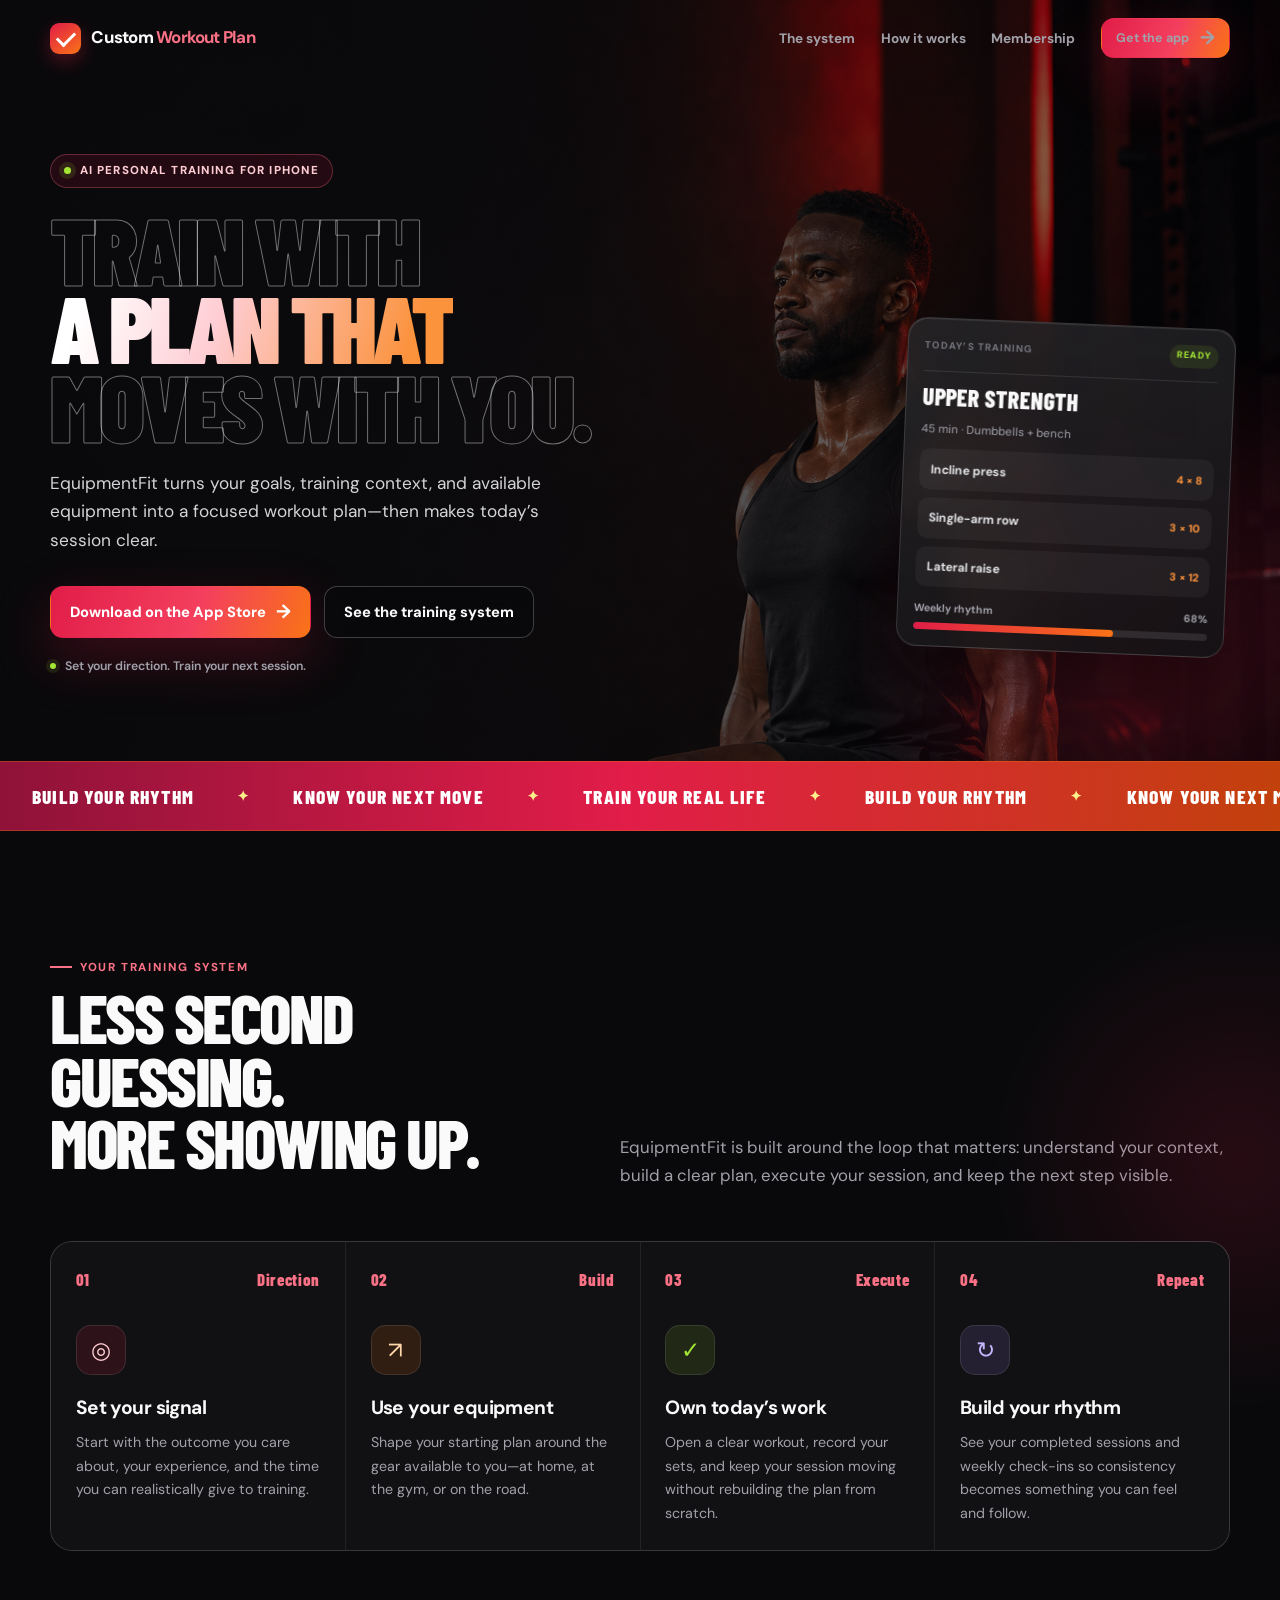
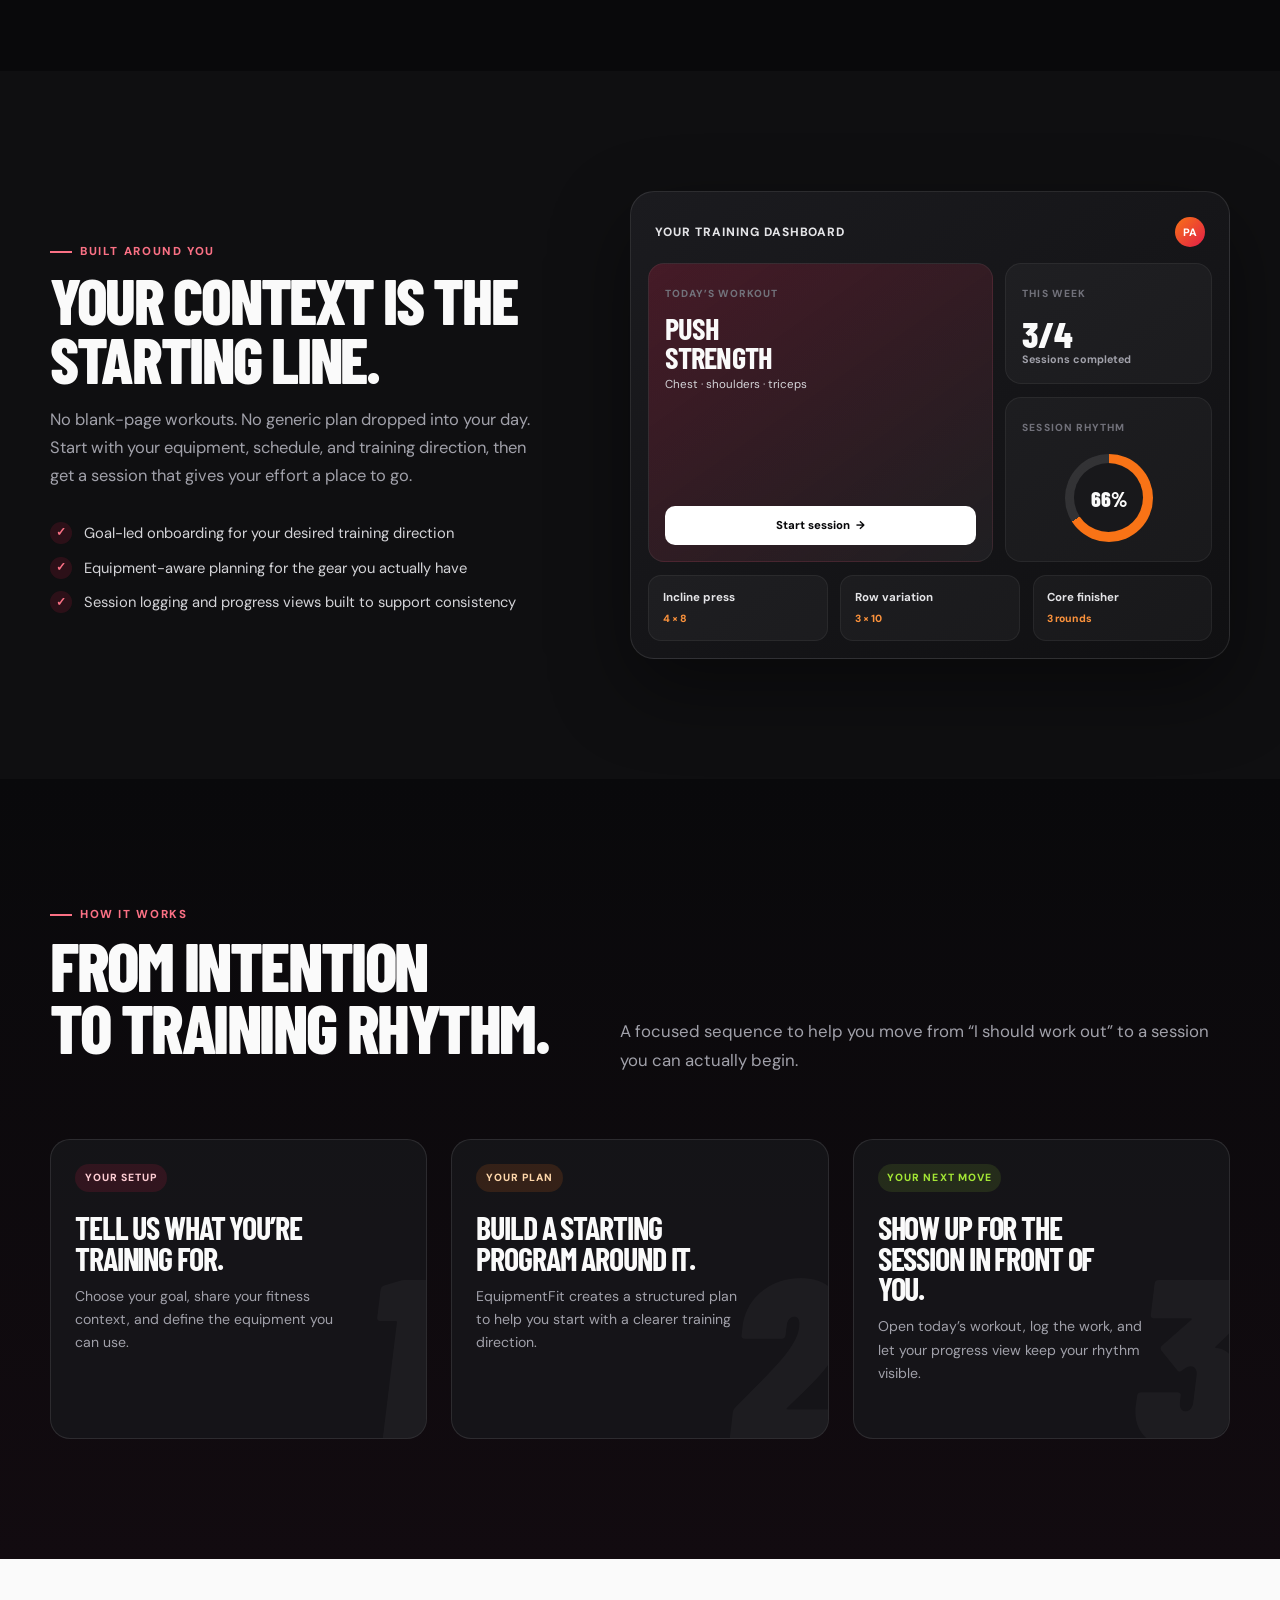
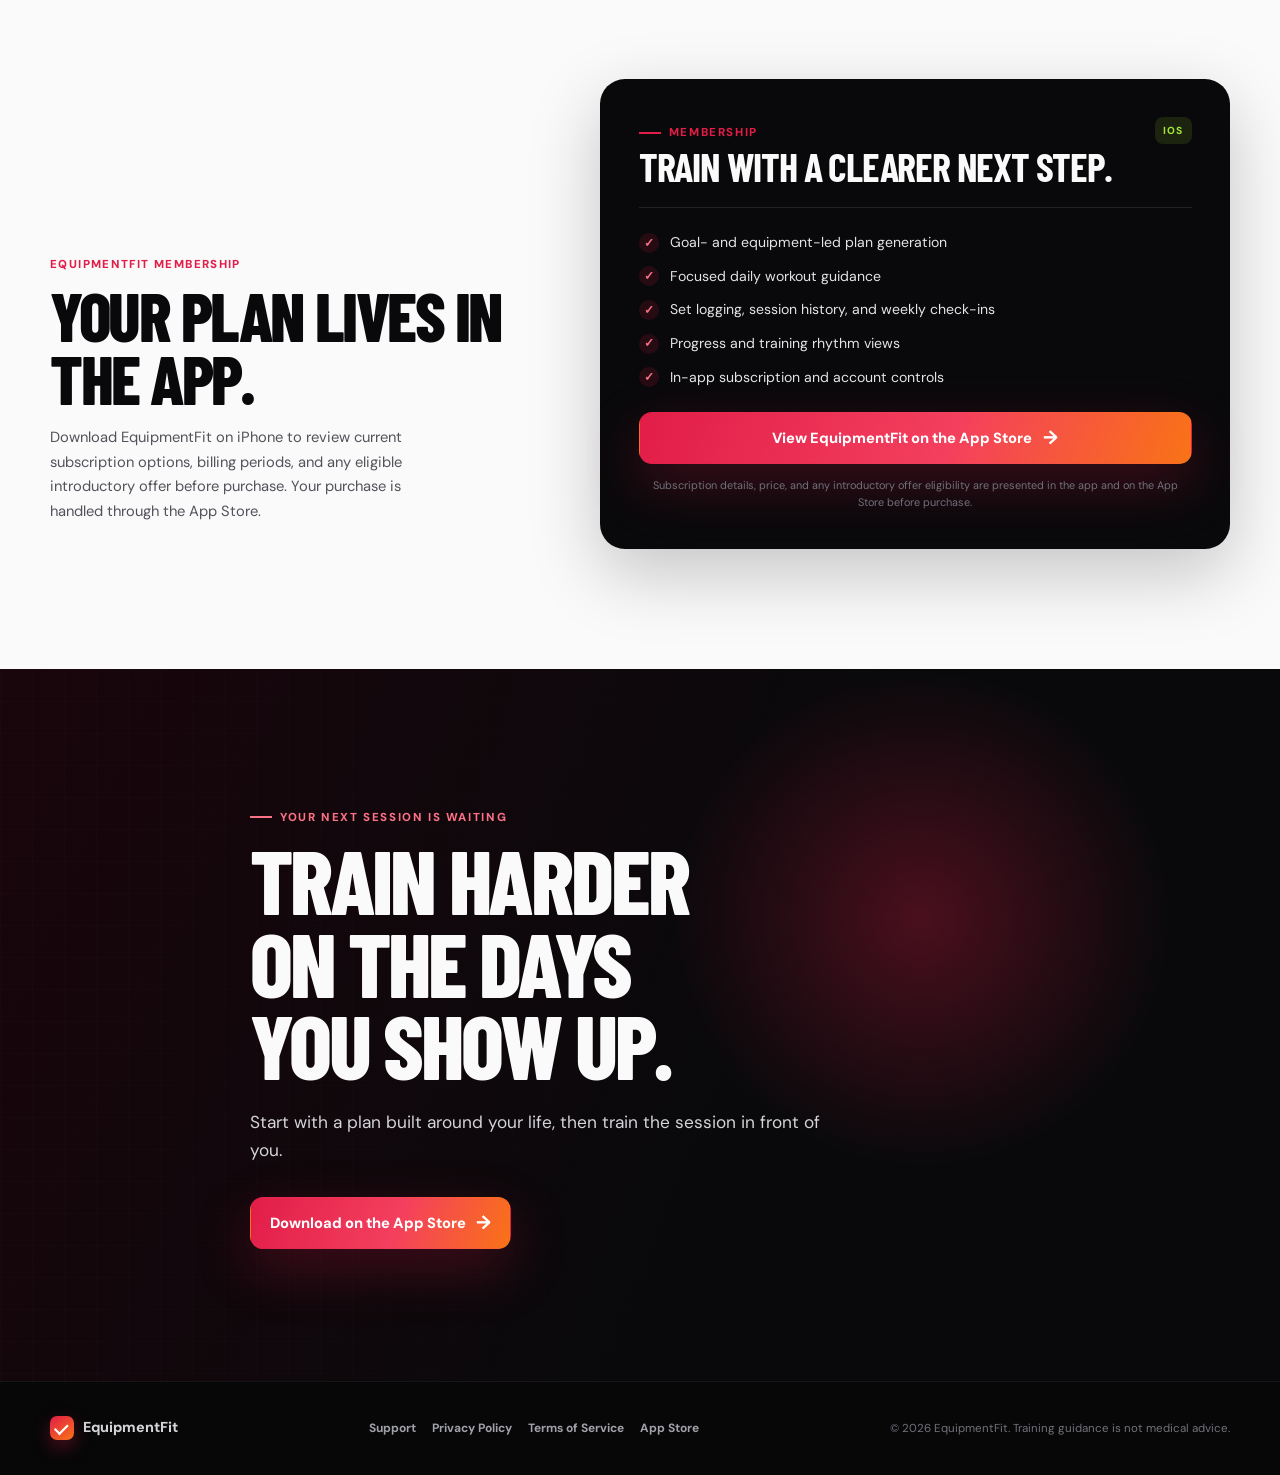
<file: index.html>
<!DOCTYPE html>
<html lang="en">
<head>
  <meta charset="UTF-8" />
  <meta name="viewport" content="width=device-width, initial-scale=1.0, maximum-scale=5" />
  <meta name="theme-color" content="#09090b" />
  <meta name="robots" content="index, follow, max-snippet:-1, max-image-preview:large, max-video-preview:-1" />
  <meta name="author" content="EquipmentFit" />
  <meta name="description" content="EquipmentFit is an AI-assisted workout planning and training log app for iPhone. Build goal- and equipment-aware plans, follow sessions, and record your work." />
  <meta name="keywords" content="AI personal trainer app, custom workout plan, workout tracker, gym workout app, home workout plan, fitness planning app" />
  <link rel="canonical" href="https://www.physiqai.io/" />
  <meta name="apple-itunes-app" content="app-id=6777447224" />
  <meta property="og:site_name" content="EquipmentFit" />
  <meta property="og:title" content="EquipmentFit — Train with a plan that moves with you" />
  <meta property="og:description" content="Goal-led workout plans built around your schedule and equipment. Available on iPhone." />
  <meta property="og:image" content="https://www.physiqai.io/assets/hero-training-male.png" />
  <meta property="og:url" content="https://www.physiqai.io/" />
  <meta property="og:type" content="website" />
  <meta name="twitter:card" content="summary_large_image" />
  <meta name="twitter:title" content="EquipmentFit — Train with a plan that moves with you" />
  <meta name="twitter:description" content="Goal-led workout plans built around your schedule and equipment. Available on iPhone." />
  <meta name="twitter:image" content="https://www.physiqai.io/assets/hero-training-male.png" />
  <title>EquipmentFit — AI Personal Training for iPhone</title>
  <link rel="preconnect" href="https://fonts.googleapis.com" />
  <link rel="preconnect" href="https://fonts.gstatic.com" crossorigin />
  <link href="https://fonts.googleapis.com/css2?family=Barlow+Condensed:ital,wght@0,600;0,700;0,800;0,900;1,700;1,800&family=DM+Sans:wght@400;500;600;700&display=swap" rel="stylesheet" />
  <script type="application/ld+json">
  {
    "@context": "https://schema.org",
    "@type": "MobileApplication",
    "name": "EquipmentFit: AI Personal Trainer",
    "description": "EquipmentFit provides goal- and equipment-aware workout plans, guided sessions, and training logs.",
    "operatingSystem": "iOS",
    "applicationCategory": "HealthApplication",
    "url": "https://www.physiqai.io/",
    "downloadUrl": "https://apps.apple.com/app/id6777447224"
  }
  </script>
  <style>
    :root {
      --ink: #09090b;
      --ink-2: #111113;
      --ink-3: #18181b;
      --ink-4: #27272a;
      --cream: #fafafa;
      --muted: #a1a1aa;
      --dim: #71717a;
      --red: #e11d48;
      --red-light: #fb7185;
      --orange: #f97316;
      --orange-light: #fb923c;
      --lime: #a3e635;
      --line: rgba(255,255,255,.10);
      --line-soft: rgba(255,255,255,.06);
      --red-wash: rgba(225,29,72,.14);
      --orange-wash: rgba(249,115,22,.14);
      --max: 1180px;
      --shadow-red: 0 20px 54px rgba(225,29,72,.25);
    }
    * { box-sizing: border-box; }
    html { scroll-behavior: smooth; background: var(--ink); }
    body { margin: 0; background: var(--ink); color: var(--cream); font-family: "DM Sans", -apple-system, BlinkMacSystemFont, "Segoe UI", sans-serif; line-height: 1.5; overflow-x: hidden; }
    a { color: inherit; }
    .skip { position: absolute; left: -999px; top: 0; z-index: 1000; background: var(--cream); color: var(--ink); padding: .75rem 1rem; border-radius: 0 0 10px 0; font-weight: 700; }
    .skip:focus { left: 0; }
    .shell { width: min(var(--max), calc(100% - 48px)); margin: 0 auto; }
    .eyebrow { display: inline-flex; align-items: center; gap: .5rem; color: var(--red-light); font-size: .72rem; line-height: 1; font-weight: 800; letter-spacing: .14em; text-transform: uppercase; }
    .eyebrow::before { content: ""; width: 22px; height: 2px; background: currentColor; }
    .display { margin: .7rem 0 1rem; font-family: "Barlow Condensed", Impact, sans-serif; font-weight: 800; letter-spacing: -.036em; line-height: .92; text-transform: uppercase; }
    .section-lead { max-width: 610px; margin: 0; color: var(--muted); font-size: 1.05rem; line-height: 1.7; }
    .button { display: inline-flex; align-items: center; justify-content: center; gap: .65rem; min-height: 52px; padding: 0 1.18rem; border: 1px solid transparent; border-radius: 13px; text-decoration: none; font-size: .92rem; font-weight: 800; transition: transform .2s ease, box-shadow .2s ease, background .2s ease, border-color .2s ease; }
    .button:hover { transform: translateY(-2px); }
    .button:focus-visible, a:focus-visible { outline: 3px solid var(--orange-light); outline-offset: 3px; }
    .button-primary { background: linear-gradient(112deg, var(--red), #f43f5e 56%, var(--orange)); box-shadow: var(--shadow-red); color: white; }
    .button-primary:hover { box-shadow: 0 24px 58px rgba(225,29,72,.40); }
    .button-dark { background: rgba(9,9,11,.75); border-color: rgba(255,255,255,.22); color: var(--cream); backdrop-filter: blur(12px); }
    .button-dark:hover { border-color: var(--red-light); background: rgba(24,24,27,.95); }
    .button-arrow { font-size: 1.2rem; line-height: 0; }

    /* Navigation */
    .site-nav { position: fixed; inset: 0 0 auto; z-index: 80; border-bottom: 1px solid transparent; transition: background .25s ease, border-color .25s ease; }
    .site-nav[data-stuck="true"] { background: rgba(9,9,11,.88); border-color: var(--line-soft); backdrop-filter: blur(16px); }
    .nav-inner { min-height: 76px; display: flex; align-items: center; justify-content: space-between; gap: 1.5rem; }
    .brand { display: inline-flex; align-items: center; gap: .65rem; text-decoration: none; }
    .brand-mark { position: relative; display: grid; place-items: center; width: 31px; height: 31px; overflow: hidden; border-radius: 9px; background: linear-gradient(145deg, var(--red), var(--orange)); box-shadow: 0 7px 18px rgba(225,29,72,.33); }
    .brand-mark::before { content: ""; width: 15px; height: 8px; border-left: 3px solid white; border-bottom: 3px solid white; transform: rotate(-45deg) translate(1px,-1px); }
    .brand-name { font-size: 1.06rem; font-weight: 800; letter-spacing: -.045em; }
    .brand-name b { color: var(--red-light); }
    .nav-links { display: flex; align-items: center; gap: 1.6rem; list-style: none; padding: 0; margin: 0; }
    .nav-links a { color: var(--muted); font-size: .85rem; text-decoration: none; font-weight: 700; }
    .nav-links a:not(.button):hover { color: var(--cream); }
    .nav-links .button { min-height: 40px; padding: 0 .9rem; font-size: .78rem; }

    /* Hero */
    .hero { position: relative; min-height: 760px; padding: 154px 0 74px; isolation: isolate; display: flex; align-items: center; overflow: hidden; }
    .hero::before { content: ""; position: absolute; inset: 0; z-index: -3; background: linear-gradient(90deg, var(--ink) 0%, rgba(9,9,11,.94) 30%, rgba(9,9,11,.62) 59%, rgba(9,9,11,.32) 100%); }
    .hero::after { content: ""; position: absolute; inset: auto -15% -26% auto; width: 660px; height: 660px; z-index: -2; border-radius: 50%; background: radial-gradient(circle, rgba(225,29,72,.25), rgba(225,29,72,0) 65%); filter: blur(10px); }
    .hero-photo { position: absolute; z-index: -4; inset: 0; width: 100%; height: 100%; object-fit: cover; object-position: center 30%; opacity: .9; }
    .hero-grid { display: grid; grid-template-columns: minmax(0, .98fr) minmax(330px, .72fr); align-items: center; gap: 3rem; }
    .hero-copy { max-width: 660px; }
    .hero-kicker { display: inline-flex; align-items: center; gap: .55rem; padding: .46rem .8rem; margin-bottom: 1.3rem; background: rgba(225,29,72,.12); border: 1px solid rgba(251,113,133,.3); border-radius: 999px; color: #fecdd3; font-size: .72rem; font-weight: 800; letter-spacing: .1em; text-transform: uppercase; }
    .hero-kicker .pulse { display: inline-block; width: 7px; height: 7px; border-radius: 50%; background: var(--lime); box-shadow: 0 0 0 5px rgba(163,230,53,.12); }
    .hero h1 { max-width: 720px; margin: 0; font-family: "Barlow Condensed", Impact, sans-serif; font-size: clamp(3.7rem, 7.4vw, 7.3rem); font-weight: 900; letter-spacing: -.055em; line-height: .83; text-transform: uppercase; }
    .hero h1 .heat { display: block; color: transparent; -webkit-text-stroke: 1px rgba(255,255,255,.42); }
    .hero h1 .charge { background: linear-gradient(108deg, #fff 10%, #fecdd3 42%, var(--orange-light) 88%); -webkit-background-clip: text; background-clip: text; color: transparent; }
    .hero-sub { max-width: 535px; margin: 1.5rem 0 2rem; color: #d4d4d8; font-size: 1.08rem; line-height: 1.65; }
    .hero-actions { display: flex; align-items: center; flex-wrap: wrap; gap: .8rem; }
    .hero-note { display: flex; align-items: center; gap: .55rem; margin-top: 1.15rem; color: #a1a1aa; font-size: .77rem; font-weight: 600; }
    .hero-note::before { content: ""; width: 6px; height: 6px; border-radius: 50%; background: var(--lime); box-shadow: 0 0 0 4px rgba(163,230,53,.1); }
    .hero-side { display: flex; justify-content: end; align-items: end; min-height: 440px; }
    .float-card { width: min(328px, 100%); padding: 1rem; background: linear-gradient(155deg, rgba(39,39,42,.80), rgba(17,17,19,.88)); border: 1px solid rgba(255,255,255,.15); border-radius: 20px; box-shadow: 0 26px 64px rgba(0,0,0,.45), inset 0 1px 0 rgba(255,255,255,.08); backdrop-filter: blur(17px); transform: translateY(12px) rotate(2.4deg); }
    .float-head { display: flex; align-items: center; justify-content: space-between; gap: 1rem; padding-bottom: .82rem; margin-bottom: .82rem; border-bottom: 1px solid var(--line); }
    .float-overline { font-size: .62rem; color: var(--dim); font-weight: 800; letter-spacing: .11em; text-transform: uppercase; }
    .live-chip { padding: .28rem .46rem; border-radius: 999px; background: rgba(163,230,53,.10); color: var(--lime); font-size: .58rem; font-weight: 800; letter-spacing: .08em; text-transform: uppercase; }
    .float-title { margin: .18rem 0 .1rem; font-family: "Barlow Condensed", sans-serif; color: var(--cream); font-weight: 800; font-size: 1.5rem; line-height: 1; text-transform: uppercase; }
    .float-sub { color: var(--muted); font-size: .72rem; }
    .exercise-row { display: flex; justify-content: space-between; align-items: center; gap: .75rem; padding: .7rem; margin-top: .5rem; border-radius: 10px; background: rgba(255,255,255,.045); }
    .exercise-row span:first-child { color: #e4e4e7; font-size: .76rem; font-weight: 700; }
    .exercise-row span:last-child { color: var(--orange-light); font-size: .68rem; font-weight: 800; }
    .float-progress { padding-top: .85rem; }
    .float-progress-top { display: flex; justify-content: space-between; color: var(--muted); font-size: .66rem; font-weight: 700; }
    .track { overflow: hidden; height: 7px; margin-top: .42rem; border-radius: 999px; background: rgba(255,255,255,.10); }
    .track b { display: block; width: 68%; height: 100%; border-radius: inherit; background: linear-gradient(90deg, var(--red), var(--orange)); }

    /* Bands / sections */
    .marquee { overflow: hidden; display: flex; align-items: center; min-height: 70px; border-block: 1px solid rgba(249,115,22,.30); background: linear-gradient(90deg, #8f1239, #e11d48 49%, #c2410c); color: white; }
    .marquee-track { display: flex; gap: 2.7rem; width: max-content; padding-left: 2rem; white-space: nowrap; font-family: "Barlow Condensed", sans-serif; font-size: 1.22rem; font-weight: 800; letter-spacing: .06em; text-transform: uppercase; animation: travel 28s linear infinite; }
    .marquee-track span { display: inline-flex; align-items: center; gap: 2.7rem; }
    .marquee-track span::after { content: "✦"; color: #fef08a; font-size: .9rem; }
    @keyframes travel { to { transform: translateX(-35%); } }
    section { padding: 120px 0; }
    .section-head { display: flex; align-items: end; justify-content: space-between; gap: 2rem; margin-bottom: 3.2rem; }
    .section-head .display { max-width: 690px; font-size: clamp(3rem, 5.3vw, 5.5rem); }

    /* System */
    .system { background: var(--ink); position: relative; overflow: hidden; }
    .system::before { content: ""; position: absolute; right: -210px; top: 80px; width: 500px; height: 500px; border-radius: 50%; background: radial-gradient(circle, var(--red-wash), transparent 70%); }
    .system-grid { position: relative; display: grid; grid-template-columns: repeat(4, 1fr); gap: 1px; border: 1px solid var(--line); background: var(--line); border-radius: 22px; overflow: hidden; }
    .system-card { min-height: 290px; padding: 1.55rem; background: var(--ink-2); transition: background .25s ease, transform .25s ease; }
    .system-card:hover { background: var(--ink-3); transform: translateY(-5px); }
    .system-index { display: flex; align-items: center; justify-content: space-between; color: var(--red-light); font-family: "Barlow Condensed", sans-serif; font-size: 1.05rem; font-weight: 800; letter-spacing: .04em; }
    .system-icon { display: grid; place-items: center; width: 50px; height: 50px; margin: 2.1rem 0 1.15rem; border: 1px solid var(--line); border-radius: 15px; background: var(--red-wash); color: #fecdd3; font-size: 1.45rem; }
    .system-card:nth-child(2) .system-icon { background: var(--orange-wash); color: #fed7aa; }
    .system-card:nth-child(3) .system-icon { background: rgba(163,230,53,.11); color: var(--lime); }
    .system-card:nth-child(4) .system-icon { background: rgba(167,139,250,.13); color: #c4b5fd; }
    .system-card h3 { margin: 0 0 .55rem; font-size: 1.2rem; letter-spacing: -.03em; }
    .system-card p { margin: 0; color: var(--muted); font-size: .89rem; line-height: 1.65; }

    /* Feature visual */
    .feature-split { background: #0f0f11; }
    .feature-grid { display: grid; grid-template-columns: .9fr 1.1fr; gap: clamp(2rem, 7vw, 7rem); align-items: center; }
    .feature-copy .display { font-size: clamp(3.1rem, 5vw, 5.1rem); }
    .feature-copy p { max-width: 510px; color: var(--muted); font-size: 1.03rem; line-height: 1.7; }
    .proof-list { display: grid; gap: .8rem; margin: 2rem 0 0; padding: 0; list-style: none; }
    .proof-list li { display: flex; align-items: flex-start; gap: .75rem; color: #d4d4d8; font-size: .92rem; }
    .proof-list b { display: grid; flex: 0 0 auto; place-items: center; width: 22px; height: 22px; border-radius: 50%; background: var(--red-wash); color: var(--red-light); font-size: .78rem; }
    .dashboard { position: relative; padding: 1.05rem; border: 1px solid var(--line); border-radius: 24px; background: linear-gradient(145deg, #1b1b1f, #101012); box-shadow: 0 30px 80px rgba(0,0,0,.42); }
    .dashboard::after { content: ""; position: absolute; width: 140px; height: 140px; top: -38px; right: 30px; z-index: -1; border-radius: 50%; background: rgba(249,115,22,.22); filter: blur(35px); }
    .dash-top { display: flex; align-items: center; justify-content: space-between; padding: .5rem .45rem 1rem; }
    .dash-title { font-size: .75rem; font-weight: 800; color: #e4e4e7; letter-spacing: .08em; text-transform: uppercase; }
    .dash-avatar { display: grid; place-items: center; width: 30px; height: 30px; border-radius: 50%; background: linear-gradient(135deg, var(--orange), var(--red)); color: white; font-size: .67rem; font-weight: 800; }
    .dash-main { display: grid; grid-template-columns: 1.25fr .75fr; gap: .8rem; }
    .dash-card { padding: 1rem; border: 1px solid var(--line-soft); border-radius: 16px; background: rgba(255,255,255,.035); }
    .dash-label { color: var(--dim); font-size: .64rem; font-weight: 800; letter-spacing: .1em; text-transform: uppercase; }
    .dash-session { display: flex; flex-direction: column; min-height: 222px; justify-content: space-between; background: linear-gradient(145deg, rgba(225,29,72,.22), rgba(39,39,42,.6)); }
    .dash-session h3 { margin: .65rem 0 .25rem; font-family: "Barlow Condensed", sans-serif; font-size: 1.9rem; line-height: .95; letter-spacing: -.03em; text-transform: uppercase; }
    .dash-session p { margin: 0; color: #d4d4d8; font-size: .72rem; }
    .dash-start { margin-top: 1rem; padding: .7rem; border-radius: 10px; background: white; color: var(--ink); text-align: center; font-size: .71rem; font-weight: 800; }
    .metric { margin-top: .8rem; color: var(--cream); font-family: "Barlow Condensed", sans-serif; font-size: 2.3rem; font-weight: 800; line-height: .9; }
    .metric small { display: block; margin-top: .22rem; color: var(--muted); font-family: "DM Sans", sans-serif; font-size: .67rem; font-weight: 700; line-height: 1.3; }
    .rings { display: grid; place-items: center; height: 94px; margin-top: .8rem; }
    .ring { display: grid; place-items: center; width: 88px; height: 88px; border-radius: 50%; background: conic-gradient(var(--orange) 0 66%, rgba(255,255,255,.1) 66% 100%); }
    .ring::after { content: "66%"; display: grid; place-items: center; width: 69px; height: 69px; border-radius: 50%; background: var(--ink-3); color: var(--cream); font-family: "Barlow Condensed", sans-serif; font-size: 1.35rem; font-weight: 800; }
    .dash-bottom { display: grid; grid-template-columns: 1fr 1fr 1fr; gap: .8rem; margin-top: .8rem; }
    .mini-ex { padding: .85rem; border-radius: 13px; background: rgba(255,255,255,.035); border: 1px solid var(--line-soft); }
    .mini-ex strong { display: block; color: #e4e4e7; font-size: .72rem; }
    .mini-ex span { display: block; margin-top: .25rem; color: var(--orange-light); font-size: .65rem; font-weight: 800; }

    /* Process */
    .process { position: relative; background: linear-gradient(180deg, var(--ink), #120b10); }
    .process .section-head { margin-bottom: 4rem; }
    .process-grid { display: grid; grid-template-columns: repeat(3, 1fr); gap: 1.5rem; }
    .step-card { position: relative; min-height: 300px; padding: 1.5rem; overflow: hidden; border: 1px solid var(--line); border-radius: 20px; background: rgba(24,24,27,.78); }
    .step-card::after { content: attr(data-step); position: absolute; right: -9px; bottom: -34px; color: rgba(255,255,255,.035); font-family: "Barlow Condensed", sans-serif; font-size: 15rem; font-weight: 900; font-style: italic; line-height: 1; }
    .step-pill { display: inline-flex; padding: .4rem .6rem; border-radius: 999px; background: var(--red-wash); color: #fecdd3; font-size: .65rem; font-weight: 800; letter-spacing: .1em; text-transform: uppercase; }
    .step-card:nth-child(2) .step-pill { background: var(--orange-wash); color: #fed7aa; }
    .step-card:nth-child(3) .step-pill { background: rgba(163,230,53,.11); color: var(--lime); }
    .step-card h3 { max-width: 230px; margin: 1.25rem 0 .7rem; font-family: "Barlow Condensed", sans-serif; font-size: 2rem; letter-spacing: -.035em; line-height: .96; text-transform: uppercase; }
    .step-card p { position: relative; max-width: 270px; margin: 0; color: var(--muted); font-size: .88rem; line-height: 1.65; }

    /* Pricing */
    .membership { background: var(--cream); color: var(--ink); }
    .membership .eyebrow { color: var(--red); }
    .membership .display { color: var(--ink); font-size: clamp(3.1rem, 5.3vw, 5.4rem); }
    .membership .section-lead { color: #52525b; }
    .membership-grid { display: grid; grid-template-columns: .9fr 1.1fr; gap: 2.2rem; align-items: stretch; }
    .membership-note { display: flex; flex-direction: column; justify-content: end; padding: 1.6rem 0; }
    .membership-note .mini-label { color: var(--red); font-size: .72rem; font-weight: 800; letter-spacing: .12em; text-transform: uppercase; }
    .membership-note h3 { max-width: 360px; margin: .6rem 0 .8rem; font-family: "Barlow Condensed", sans-serif; font-size: 2.2rem; line-height: .95; letter-spacing: -.035em; text-transform: uppercase; }
    .membership-note p { max-width: 390px; margin: 0; color: #52525b; font-size: .92rem; line-height: 1.68; }
    .membership-card { padding: clamp(1.5rem, 4vw, 2.4rem); border-radius: 25px; background: var(--ink); color: var(--cream); box-shadow: 0 24px 70px rgba(9,9,11,.22); }
    .membership-card-top { display: flex; align-items: start; justify-content: space-between; gap: 1rem; padding-bottom: 1.45rem; border-bottom: 1px solid var(--line); }
    .membership-card h3 { margin: .45rem 0 0; font-family: "Barlow Condensed", sans-serif; font-size: 2.5rem; line-height: .9; letter-spacing: -.03em; text-transform: uppercase; }
    .available { padding: .38rem .55rem; border-radius: 8px; background: rgba(163,230,53,.12); color: var(--lime); font-size: .64rem; font-weight: 800; letter-spacing: .08em; text-transform: uppercase; }
    .membership-list { display: grid; gap: .78rem; margin: 1.5rem 0; padding: 0; list-style: none; }
    .membership-list li { display: flex; align-items: center; gap: .7rem; color: #e4e4e7; font-size: .88rem; }
    .membership-list li::before { content: "✓"; display: grid; place-items: center; width: 20px; height: 20px; flex: 0 0 auto; border-radius: 50%; background: var(--red-wash); color: var(--red-light); font-size: .76rem; font-weight: 900; }
    .membership-card .button { width: 100%; }
    .fine-print { margin: .85rem 0 0; color: #71717a; font-size: .68rem; line-height: 1.55; text-align: center; }

    /* Final CTA */
    .final-cta { position: relative; overflow: hidden; padding: 132px 0; background: radial-gradient(circle at 72% 35%, rgba(225,29,72,.3), transparent 24%), linear-gradient(113deg, #19050c, #09090b 58%); }
    .final-cta::after { content: ""; position: absolute; inset: 0; opacity: .28; background-image: linear-gradient(rgba(255,255,255,.05) 1px, transparent 1px), linear-gradient(90deg, rgba(255,255,255,.05) 1px, transparent 1px); background-size: 32px 32px; mask-image: linear-gradient(to right, black, transparent 70%); }
    .final-inner { position: relative; z-index: 1; max-width: 780px; }
    .final-cta .display { max-width: 760px; margin-top: .8rem; font-size: clamp(3.6rem, 7vw, 7.2rem); }
    .final-cta p { max-width: 575px; margin: 1.4rem 0 2rem; color: #d4d4d8; font-size: 1.08rem; line-height: 1.65; }

    /* Footer */
    footer { padding: 2.15rem 0; background: #070708; border-top: 1px solid var(--line-soft); }
    .footer-inner { display: flex; align-items: center; justify-content: space-between; gap: 1.4rem; }
    .footer-brand { display: flex; align-items: center; gap: .58rem; color: #d4d4d8; text-decoration: none; font-size: .9rem; font-weight: 800; }
    .footer-brand .brand-mark { width: 24px; height: 24px; border-radius: 7px; }
    .footer-brand .brand-mark::before { transform: rotate(-45deg) translate(0, -1px) scale(.72); }
    .footer-copy { color: var(--dim); font-size: .72rem; }
    .footer-links { display: flex; align-items: center; flex-wrap: wrap; gap: 1rem; }
    .footer-links a { color: var(--muted); font-size: .75rem; font-weight: 700; text-decoration: none; }
    .footer-links a:hover { color: var(--cream); }

    @media (max-width: 980px) { .hero-grid { grid-template-columns: 1fr .55fr; gap: 1.3rem; } .hero h1 { font-size: clamp(3.6rem, 8vw, 6rem); } .system-grid { grid-template-columns: repeat(2, 1fr); } .feature-grid, .membership-grid { grid-template-columns: 1fr; } .feature-copy { max-width: 700px; } .membership-note { padding-top: 0; } }
    @media (max-width: 760px) { .shell { width: min(100% - 34px, var(--max)); } .nav-inner { min-height: 64px; } .nav-links > li:not(:last-child) { display: none; } .nav-links { gap: 0; } .hero { min-height: auto; padding: 128px 0 60px; } .hero::before { background: linear-gradient(90deg, rgba(9,9,11,.96), rgba(9,9,11,.70) 100%); } .hero-photo { object-position: 64% center; opacity: .7; } .hero-grid { grid-template-columns: 1fr; } .hero-side { display: none; } .hero h1 { font-size: clamp(3.8rem, 17vw, 5.7rem); } .hero-sub { font-size: 1rem; } .marquee { min-height: 58px; } .marquee-track { font-size: 1rem; } section { padding: 82px 0; } .section-head { display: block; margin-bottom: 2.2rem; } .section-head .display { font-size: clamp(3.2rem, 15vw, 4.8rem); } .system-grid { grid-template-columns: 1fr; } .system-card { min-height: auto; padding: 1.25rem; } .system-icon { margin: 1.3rem 0 .85rem; } .process-grid { grid-template-columns: 1fr; } .step-card { min-height: 245px; } .dash-main { grid-template-columns: 1fr 1fr; } .dash-session { grid-column: span 2; min-height: 180px; } .dash-bottom { grid-template-columns: 1fr; } .membership-card h3 { font-size: 2.25rem; } .final-cta { padding: 92px 0; } .footer-inner { align-items: flex-start; flex-direction: column; } .footer-copy { order: 3; } }
    @media (max-width: 420px) { .button { width: 100%; } .hero-actions { align-items: stretch; } .nav-links .button { width: auto; } .dash-main { grid-template-columns: 1fr; } .dash-session { grid-column: auto; } }
    @media (prefers-reduced-motion: reduce) { html { scroll-behavior: auto; } .marquee-track { animation: none; } *, *::before, *::after { transition-duration: 0.01ms !important; animation-duration: 0.01ms !important; animation-iteration-count: 1 !important; } }
  </style>
</head>
<body>
  <a class="skip" href="#main">Skip to main content</a>
  <header class="site-nav" id="site-nav">
    <div class="shell nav-inner">
      <a class="brand" href="/" aria-label="EquipmentFit home"><span class="brand-mark" aria-hidden="true"></span><span class="brand-name">Custom <b>Workout Plan</b></span></a>
      <nav aria-label="Main navigation">
        <ul class="nav-links">
          <li><a href="#system">The system</a></li>
          <li><a href="#how-it-works">How it works</a></li>
          <li><a href="#membership">Membership</a></li>
          <li><a class="button button-primary" href="https://apps.apple.com/app/id6777447224" aria-label="Download EquipmentFit on the App Store">Get the app <span class="button-arrow" aria-hidden="true">→</span></a></li>
        </ul>
      </nav>
    </div>
  </header>

  <main id="main">
    <section class="hero" aria-labelledby="hero-title">
      <img class="hero-photo" src="/assets/hero-training-male.png" alt="Muscular Black male athlete performing a dumbbell lunge in a dark training studio" />
      <div class="shell hero-grid">
        <div class="hero-copy">
          <div class="hero-kicker"><span class="pulse" aria-hidden="true"></span> AI personal training for iPhone</div>
          <h1 id="hero-title"><span class="heat">TRAIN WITH</span><span class="charge">A PLAN THAT</span><span class="heat">MOVES WITH YOU.</span></h1>
          <p class="hero-sub">EquipmentFit turns your goals, training context, and available equipment into a focused workout plan—then makes today’s session clear.</p>
          <div class="hero-actions">
            <a class="button button-primary" href="https://apps.apple.com/app/id6777447224">Download on the App Store <span class="button-arrow" aria-hidden="true">→</span></a>
            <a class="button button-dark" href="#how-it-works">See the training system</a>
          </div>
          <p class="hero-note">Set your direction. Train your next session.</p>
        </div>
        <aside class="hero-side" aria-label="Example EquipmentFit workout overview">
          <div class="float-card">
            <div class="float-head"><span class="float-overline">Today’s training</span><span class="live-chip">Ready</span></div>
            <p class="float-title">Upper strength</p>
            <p class="float-sub">45 min · Dumbbells + bench</p>
            <div class="exercise-row"><span>Incline press</span><span>4 × 8</span></div>
            <div class="exercise-row"><span>Single-arm row</span><span>3 × 10</span></div>
            <div class="exercise-row"><span>Lateral raise</span><span>3 × 12</span></div>
            <div class="float-progress"><div class="float-progress-top"><span>Weekly rhythm</span><span>68%</span></div><div class="track"><b></b></div></div>
          </div>
        </aside>
      </div>
    </section>

    <div class="marquee" aria-hidden="true"><div class="marquee-track"><span>Build your rhythm</span><span>Know your next move</span><span>Train your real life</span><span>Build your rhythm</span><span>Know your next move</span><span>Train your real life</span></div></div>

    <section class="system" id="system" aria-labelledby="system-title">
      <div class="shell">
        <div class="section-head"><div><span class="eyebrow">Your training system</span><h2 class="display" id="system-title">Less second guessing.<br>More showing up.</h2></div><p class="section-lead">EquipmentFit is built around the loop that matters: understand your context, build a clear plan, execute your session, and keep the next step visible.</p></div>
        <div class="system-grid">
          <article class="system-card"><div class="system-index"><span>01</span><span>Direction</span></div><div class="system-icon" aria-hidden="true">◎</div><h3>Set your signal</h3><p>Start with the outcome you care about, your experience, and the time you can realistically give to training.</p></article>
          <article class="system-card"><div class="system-index"><span>02</span><span>Build</span></div><div class="system-icon" aria-hidden="true">↗</div><h3>Use your equipment</h3><p>Shape your starting plan around the gear available to you—at home, at the gym, or on the road.</p></article>
          <article class="system-card"><div class="system-index"><span>03</span><span>Execute</span></div><div class="system-icon" aria-hidden="true">✓</div><h3>Own today’s work</h3><p>Open a clear workout, record your sets, and keep your session moving without rebuilding the plan from scratch.</p></article>
          <article class="system-card"><div class="system-index"><span>04</span><span>Repeat</span></div><div class="system-icon" aria-hidden="true">↻</div><h3>Build your rhythm</h3><p>See your completed sessions and weekly check-ins so consistency becomes something you can feel and follow.</p></article>
        </div>
      </div>
    </section>

    <section class="feature-split" aria-labelledby="context-title">
      <div class="shell feature-grid">
        <div class="feature-copy"><span class="eyebrow">Built around you</span><h2 class="display" id="context-title">Your context is the starting line.</h2><p>No blank-page workouts. No generic plan dropped into your day. Start with your equipment, schedule, and training direction, then get a session that gives your effort a place to go.</p><ul class="proof-list"><li><b>✓</b><span>Goal-led onboarding for your desired training direction</span></li><li><b>✓</b><span>Equipment-aware planning for the gear you actually have</span></li><li><b>✓</b><span>Session logging and progress views built to support consistency</span></li></ul></div>
        <div class="dashboard" aria-label="Illustrative EquipmentFit dashboard">
          <div class="dash-top"><span class="dash-title">Your training dashboard</span><span class="dash-avatar">PA</span></div>
          <div class="dash-main"><div class="dash-card dash-session"><div><span class="dash-label">Today’s workout</span><h3>Push<br>Strength</h3><p>Chest · shoulders · triceps</p></div><div class="dash-start">Start session&nbsp; →</div></div><div><div class="dash-card"><span class="dash-label">This week</span><div class="metric">3/4<small>Sessions completed</small></div></div><div class="dash-card" style="margin-top:.8rem"><span class="dash-label">Session rhythm</span><div class="rings"><div class="ring"></div></div></div></div></div>
          <div class="dash-bottom"><div class="mini-ex"><strong>Incline press</strong><span>4 × 8</span></div><div class="mini-ex"><strong>Row variation</strong><span>3 × 10</span></div><div class="mini-ex"><strong>Core finisher</strong><span>3 rounds</span></div></div>
        </div>
      </div>
    </section>

    <section class="process" id="how-it-works" aria-labelledby="how-title">
      <div class="shell"><div class="section-head"><div><span class="eyebrow">How it works</span><h2 class="display" id="how-title">From intention<br>to training rhythm.</h2></div><p class="section-lead">A focused sequence to help you move from “I should work out” to a session you can actually begin.</p></div><div class="process-grid"><article class="step-card" data-step="1"><span class="step-pill">Your setup</span><h3>Tell us what you’re training for.</h3><p>Choose your goal, share your fitness context, and define the equipment you can use.</p></article><article class="step-card" data-step="2"><span class="step-pill">Your plan</span><h3>Build a starting program around it.</h3><p>EquipmentFit creates a structured plan to help you start with a clearer training direction.</p></article><article class="step-card" data-step="3"><span class="step-pill">Your next move</span><h3>Show up for the session in front of you.</h3><p>Open today’s workout, log the work, and let your progress view keep your rhythm visible.</p></article></div></div>
    </section>

    <section class="membership" id="membership" aria-labelledby="membership-title">
      <div class="shell membership-grid"><div class="membership-note"><span class="mini-label">EquipmentFit membership</span><h2 class="display" id="membership-title">Your plan lives in the app.</h2><p>Download EquipmentFit on iPhone to review current subscription options, billing periods, and any eligible introductory offer before purchase. Your purchase is handled through the App Store.</p></div><div class="membership-card"><div class="membership-card-top"><div><span class="eyebrow">Membership</span><h3>Train with a clearer next step.</h3></div><span class="available">iOS</span></div><ul class="membership-list"><li>Goal- and equipment-led plan generation</li><li>Focused daily workout guidance</li><li>Set logging, session history, and weekly check-ins</li><li>Progress and training rhythm views</li><li>In-app subscription and account controls</li></ul><a class="button button-primary" href="https://apps.apple.com/app/id6777447224">View EquipmentFit on the App Store <span class="button-arrow" aria-hidden="true">→</span></a><p class="fine-print">Subscription details, price, and any introductory offer eligibility are presented in the app and on the App Store before purchase.</p></div></div>
    </section>

    <section class="final-cta" aria-labelledby="final-title"><div class="shell final-inner"><span class="eyebrow">Your next session is waiting</span><h2 class="display" id="final-title">TRAIN HARDER<br>ON THE DAYS<br>YOU SHOW UP.</h2><p>Start with a plan built around your life, then train the session in front of you.</p><a class="button button-primary" href="https://apps.apple.com/app/id6777447224">Download on the App Store <span class="button-arrow" aria-hidden="true">→</span></a></div></section>
  </main>

  <footer><div class="shell footer-inner"><a class="footer-brand" href="/" aria-label="EquipmentFit home"><span class="brand-mark" aria-hidden="true"></span>EquipmentFit</a><div class="footer-links"><a href="/support">Support</a><a href="/privacy">Privacy Policy</a><a href="/terms">Terms of Service</a><a href="https://apps.apple.com/app/id6777447224">App Store</a></div><span class="footer-copy">© 2026 EquipmentFit. Training guidance is not medical advice.</span></div></footer>
  <script>
    const nav = document.getElementById('site-nav');
    const setNav = () => nav.dataset.stuck = window.scrollY > 12 ? 'true' : 'false';
    setNav(); window.addEventListener('scroll', setNav, { passive: true });
  </script>
</body>
</html>
</file>
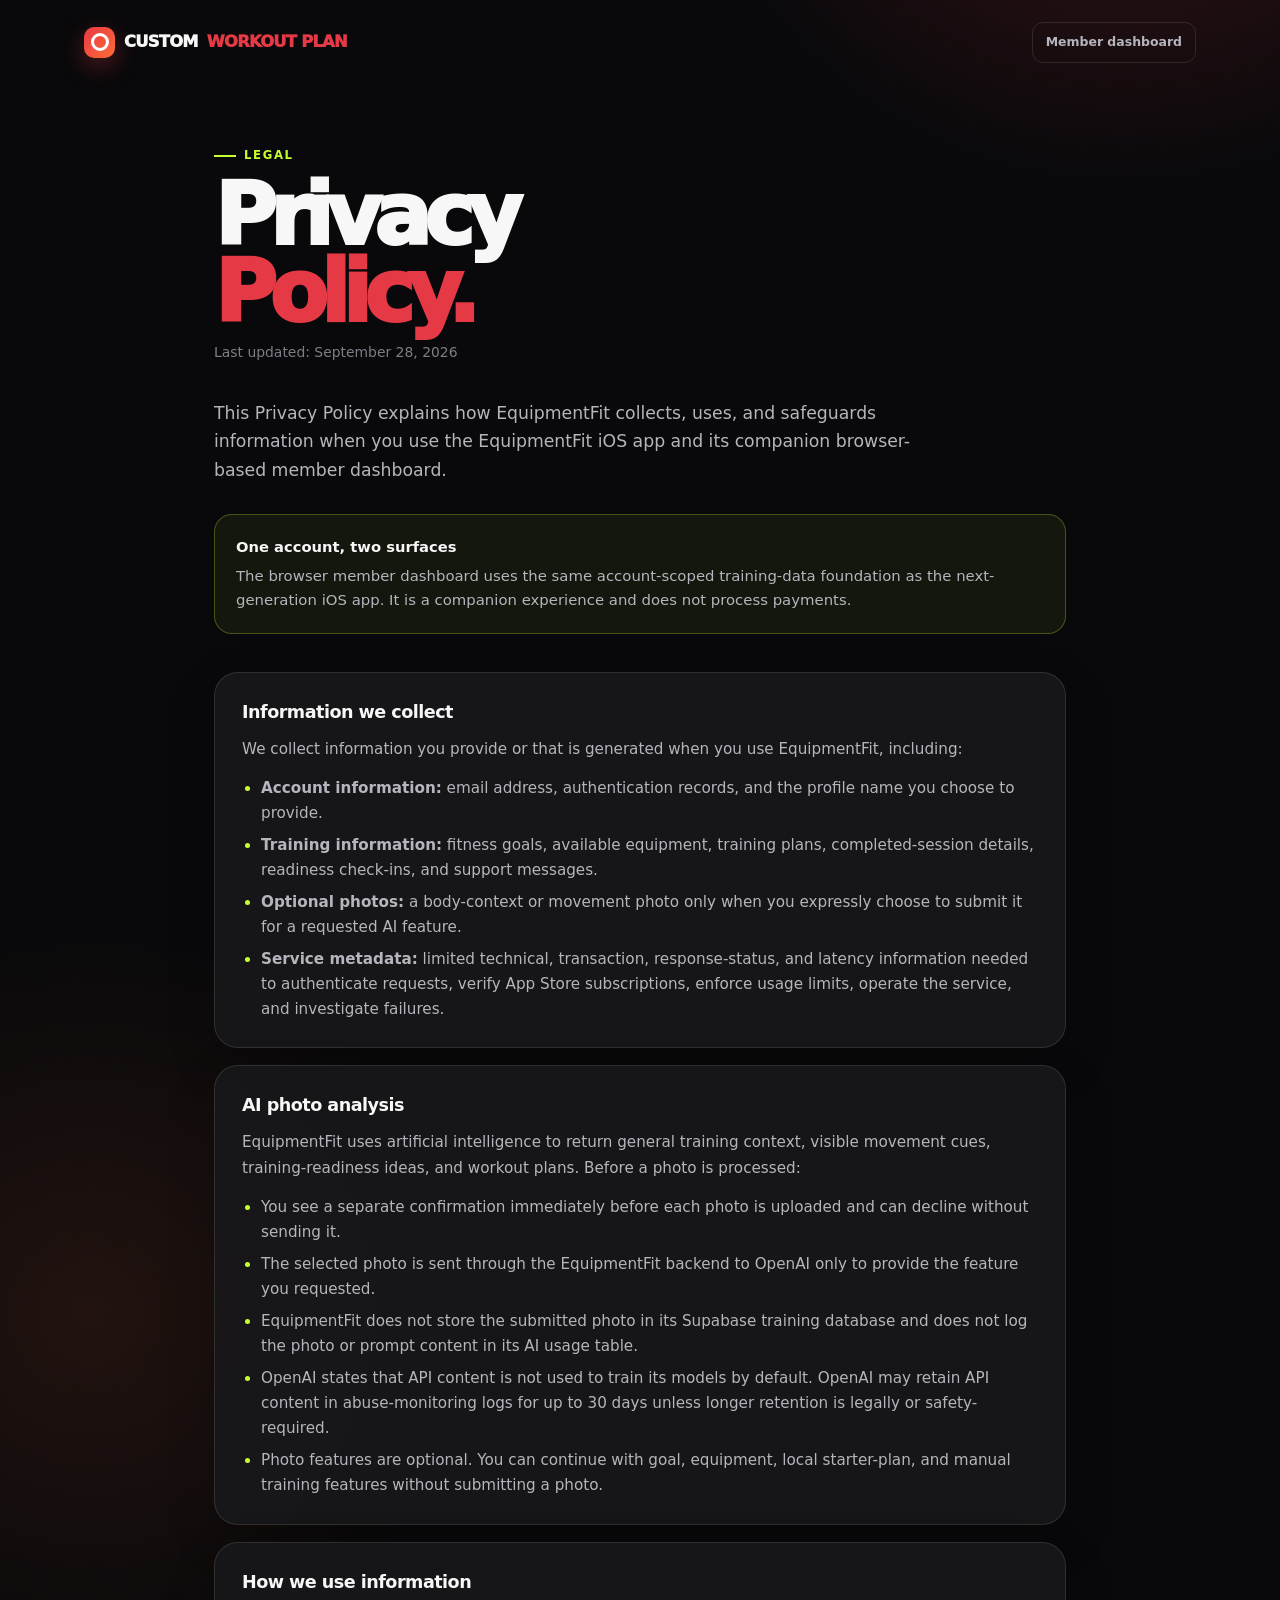
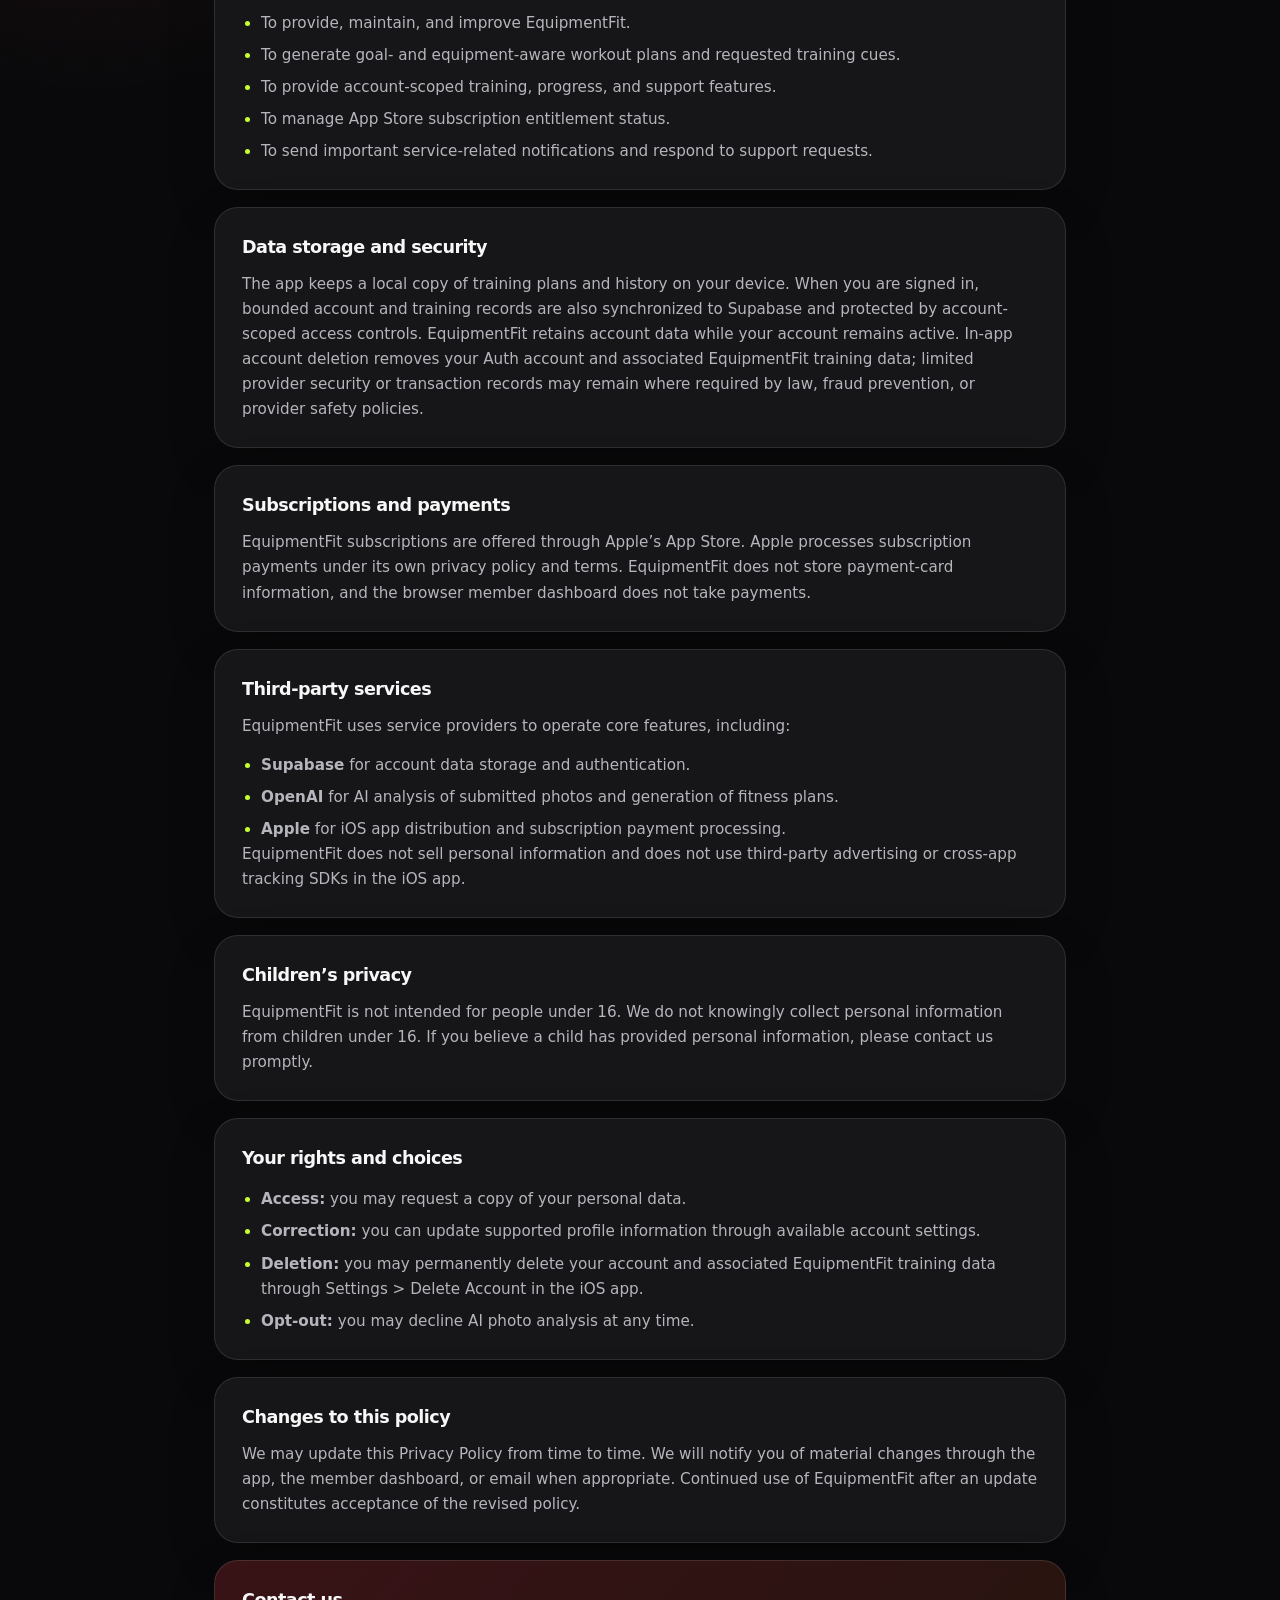
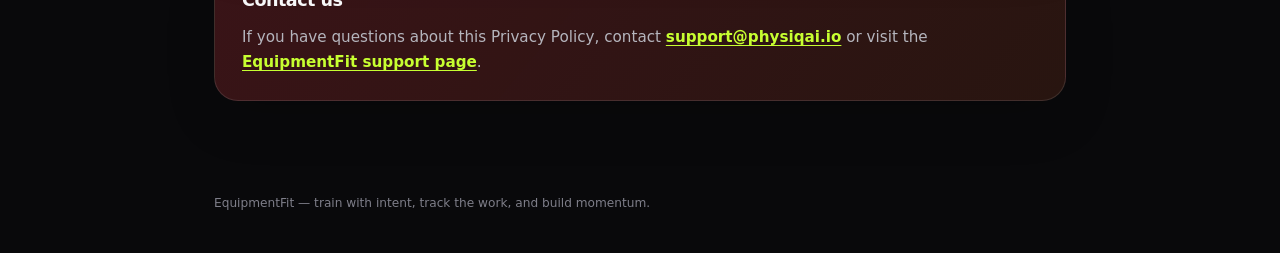
<file: privacy.html>
<!doctype html>
<html lang="en">
<head>
  <meta charset="utf-8">
  <meta name="viewport" content="width=device-width, initial-scale=1">
  <meta name="theme-color" content="#09090b">
  <meta name="description" content="EquipmentFit Privacy Policy for the iOS app and companion member dashboard.">
  <title>Privacy Policy | EquipmentFit</title>
  <style>
    :root {
      --bg: #09090b;
      --surface: rgba(24, 24, 27, .88);
      --text: #f7f7f8;
      --muted: #b5b5bd;
      --dim: #7e7e89;
      --line: rgba(255, 255, 255, .11);
      --red: #e63946;
      --orange: #ff6b35;
      --lime: #c7ff31;
      --radius: 24px;
    }

    * { box-sizing: border-box; }
    html { background: var(--bg); }
    body {
      min-width: 320px;
      margin: 0;
      color: var(--text);
      background:
        radial-gradient(circle at 88% -8%, rgba(230, 57, 70, .26), transparent 29rem),
        radial-gradient(circle at 7% 38%, rgba(255, 107, 53, .10), transparent 24rem),
        var(--bg);
      font-family: Inter, ui-sans-serif, system-ui, -apple-system, BlinkMacSystemFont, "Segoe UI", sans-serif;
      line-height: 1.65;
    }

    a { color: inherit; }
    .site-header { max-width: 1160px; margin: 0 auto; padding: 22px 24px; }
    .header-inner { display: flex; align-items: center; justify-content: space-between; gap: 18px; }
    .brand { display: inline-flex; align-items: center; gap: 9px; color: var(--text); font-size: 1.02rem; font-weight: 950; letter-spacing: -.045em; text-decoration: none; }
    .brand-mark { display: grid; width: 31px; height: 31px; place-items: center; border-radius: 10px; background: linear-gradient(135deg, var(--red), var(--orange)); box-shadow: 0 8px 24px rgba(230, 57, 70, .34); }
    .brand-mark::before { width: 12px; height: 12px; border: 3px solid #fff; border-radius: 50%; content: ""; }
    .brand em { color: var(--red); font-style: normal; }
    .header-link { padding: 9px 13px; border: 1px solid var(--line); border-radius: 11px; color: var(--muted); font-size: .78rem; font-weight: 850; text-decoration: none; }
    .header-link:hover, .header-link:focus-visible { border-color: rgba(199, 255, 49, .65); color: var(--lime); }

    main { max-width: 900px; margin: 0 auto; padding: 54px 24px 92px; }
    .kicker { display: inline-flex; align-items: center; gap: 8px; color: var(--lime); font-size: .73rem; font-weight: 900; letter-spacing: .14em; text-transform: uppercase; }
    .kicker::before { width: 22px; height: 2px; background: currentColor; content: ""; }
    h1 { max-width: 700px; margin: 13px 0 10px; font-size: clamp(2.8rem, 8vw, 5.3rem); font-weight: 950; letter-spacing: -.085em; line-height: .9; }
    h1 span { color: var(--red); }
    .updated { margin: 0; color: var(--dim); font-size: .87rem; }
    .intro { max-width: 740px; margin: 35px 0 0; color: var(--muted); font-size: 1.08rem; }

    .companion-callout { margin: 30px 0; border: 1px solid rgba(199, 255, 49, .27); border-radius: 18px; padding: 20px 21px; background: rgba(199, 255, 49, .06); }
    .companion-callout strong { display: block; margin-bottom: 4px; color: var(--text); font-size: .92rem; }
    .companion-callout p { margin: 0; color: var(--muted); font-size: .93rem; }

    .document { display: grid; gap: 17px; margin-top: 38px; }
    section { padding: 25px 27px; border: 1px solid var(--line); border-radius: var(--radius); background: var(--surface); box-shadow: 0 18px 50px rgba(0, 0, 0, .16); }
    h2 { margin: 0 0 10px; font-size: 1.1rem; letter-spacing: -.03em; }
    p { margin: 0; color: var(--muted); font-size: .95rem; }
    p + p { margin-top: 12px; }
    ul { display: grid; gap: 7px; margin: 14px 0 0; padding-left: 19px; color: var(--muted); font-size: .95rem; }
    li::marker { color: var(--lime); }
    .contact { background: linear-gradient(130deg, rgba(230, 57, 70, .22), rgba(255, 107, 53, .13)); }
    .contact a { color: var(--lime); font-weight: 800; text-underline-offset: 3px; }
    footer { max-width: 900px; margin: 0 auto; padding: 0 24px 40px; color: var(--dim); font-size: .76rem; }

    @media (max-width: 600px) {
      .site-header { padding: 17px 17px; }
      main { padding: 36px 17px 62px; }
      h1 { font-size: clamp(2.55rem, 14vw, 4rem); }
      section { padding: 21px 19px; border-radius: 19px; }
      .header-link { padding: 8px 10px; }
    }
  </style>
</head>
<body>
  <header class="site-header">
    <div class="header-inner">
      <a class="brand" href="/" aria-label="EquipmentFit home"><span class="brand-mark" aria-hidden="true"></span>CUSTOM <em>WORKOUT PLAN</em></a>
      <a class="header-link" href="/member">Member dashboard</a>
    </div>
  </header>

  <main>
    <span class="kicker">Legal</span>
    <h1>Privacy<br><span>Policy.</span></h1>
    <p class="updated">Last updated: September 28, 2026</p>
    <p class="intro">This Privacy Policy explains how EquipmentFit collects, uses, and safeguards information when you use the EquipmentFit iOS app and its companion browser-based member dashboard.</p>

    <aside class="companion-callout">
      <strong>One account, two surfaces</strong>
      <p>The browser member dashboard uses the same account-scoped training-data foundation as the next-generation iOS app. It is a companion experience and does not process payments.</p>
    </aside>

    <div class="document">
      <section>
        <h2>Information we collect</h2>
        <p>We collect information you provide or that is generated when you use EquipmentFit, including:</p>
        <ul>
          <li><strong>Account information:</strong> email address, authentication records, and the profile name you choose to provide.</li>
          <li><strong>Training information:</strong> fitness goals, available equipment, training plans, completed-session details, readiness check-ins, and support messages.</li>
          <li><strong>Optional photos:</strong> a body-context or movement photo only when you expressly choose to submit it for a requested AI feature.</li>
          <li><strong>Service metadata:</strong> limited technical, transaction, response-status, and latency information needed to authenticate requests, verify App Store subscriptions, enforce usage limits, operate the service, and investigate failures.</li>
        </ul>
      </section>

      <section>
        <h2>AI photo analysis</h2>
        <p>EquipmentFit uses artificial intelligence to return general training context, visible movement cues, training-readiness ideas, and workout plans. Before a photo is processed:</p>
        <ul>
          <li>You see a separate confirmation immediately before each photo is uploaded and can decline without sending it.</li>
          <li>The selected photo is sent through the EquipmentFit backend to OpenAI only to provide the feature you requested.</li>
          <li>EquipmentFit does not store the submitted photo in its Supabase training database and does not log the photo or prompt content in its AI usage table.</li>
          <li>OpenAI states that API content is not used to train its models by default. OpenAI may retain API content in abuse-monitoring logs for up to 30 days unless longer retention is legally or safety-required.</li>
          <li>Photo features are optional. You can continue with goal, equipment, local starter-plan, and manual training features without submitting a photo.</li>
        </ul>
      </section>

      <section>
        <h2>How we use information</h2>
        <ul>
          <li>To provide, maintain, and improve EquipmentFit.</li>
          <li>To generate goal- and equipment-aware workout plans and requested training cues.</li>
          <li>To provide account-scoped training, progress, and support features.</li>
          <li>To manage App Store subscription entitlement status.</li>
          <li>To send important service-related notifications and respond to support requests.</li>
        </ul>
      </section>

      <section>
        <h2>Data storage and security</h2>
        <p>The app keeps a local copy of training plans and history on your device. When you are signed in, bounded account and training records are also synchronized to Supabase and protected by account-scoped access controls. EquipmentFit retains account data while your account remains active. In-app account deletion removes your Auth account and associated EquipmentFit training data; limited provider security or transaction records may remain where required by law, fraud prevention, or provider safety policies.</p>
      </section>

      <section>
        <h2>Subscriptions and payments</h2>
        <p>EquipmentFit subscriptions are offered through Apple’s App Store. Apple processes subscription payments under its own privacy policy and terms. EquipmentFit does not store payment-card information, and the browser member dashboard does not take payments.</p>
      </section>

      <section>
        <h2>Third-party services</h2>
        <p>EquipmentFit uses service providers to operate core features, including:</p>
        <ul>
          <li><strong>Supabase</strong> for account data storage and authentication.</li>
          <li><strong>OpenAI</strong> for AI analysis of submitted photos and generation of fitness plans.</li>
          <li><strong>Apple</strong> for iOS app distribution and subscription payment processing.</li>
        </ul>
        <p>EquipmentFit does not sell personal information and does not use third-party advertising or cross-app tracking SDKs in the iOS app.</p>
      </section>

      <section>
        <h2>Children’s privacy</h2>
        <p>EquipmentFit is not intended for people under 16. We do not knowingly collect personal information from children under 16. If you believe a child has provided personal information, please contact us promptly.</p>
      </section>

      <section>
        <h2>Your rights and choices</h2>
        <ul>
          <li><strong>Access:</strong> you may request a copy of your personal data.</li>
          <li><strong>Correction:</strong> you can update supported profile information through available account settings.</li>
          <li><strong>Deletion:</strong> you may permanently delete your account and associated EquipmentFit training data through Settings &gt; Delete Account in the iOS app.</li>
          <li><strong>Opt-out:</strong> you may decline AI photo analysis at any time.</li>
        </ul>
      </section>

      <section>
        <h2>Changes to this policy</h2>
        <p>We may update this Privacy Policy from time to time. We will notify you of material changes through the app, the member dashboard, or email when appropriate. Continued use of EquipmentFit after an update constitutes acceptance of the revised policy.</p>
      </section>

      <section class="contact">
        <h2>Contact us</h2>
        <p>If you have questions about this Privacy Policy, contact <a href="mailto:support@physiqai.io">support@physiqai.io</a> or visit the <a href="/support">EquipmentFit support page</a>.</p>
      </section>
    </div>
  </main>

  <footer>EquipmentFit — train with intent, track the work, and build momentum.</footer>
</body>
</html>
</file>
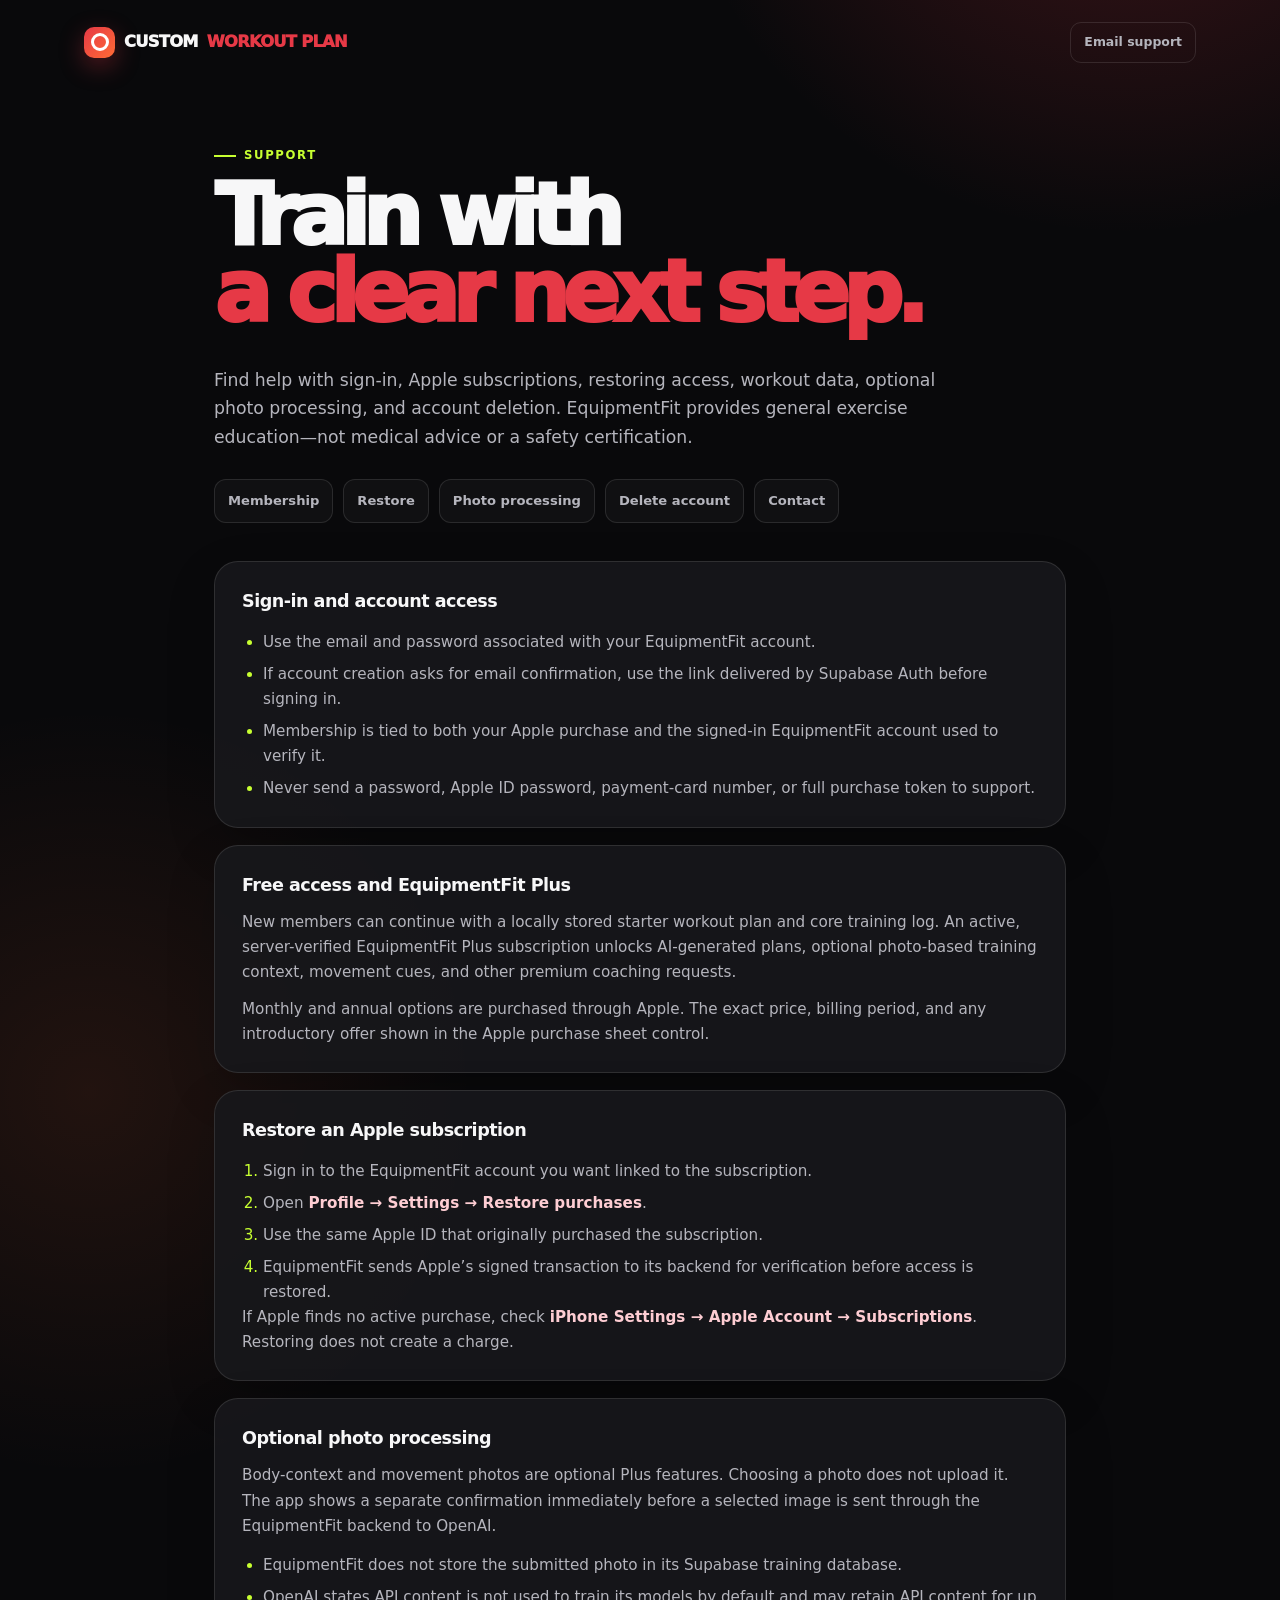
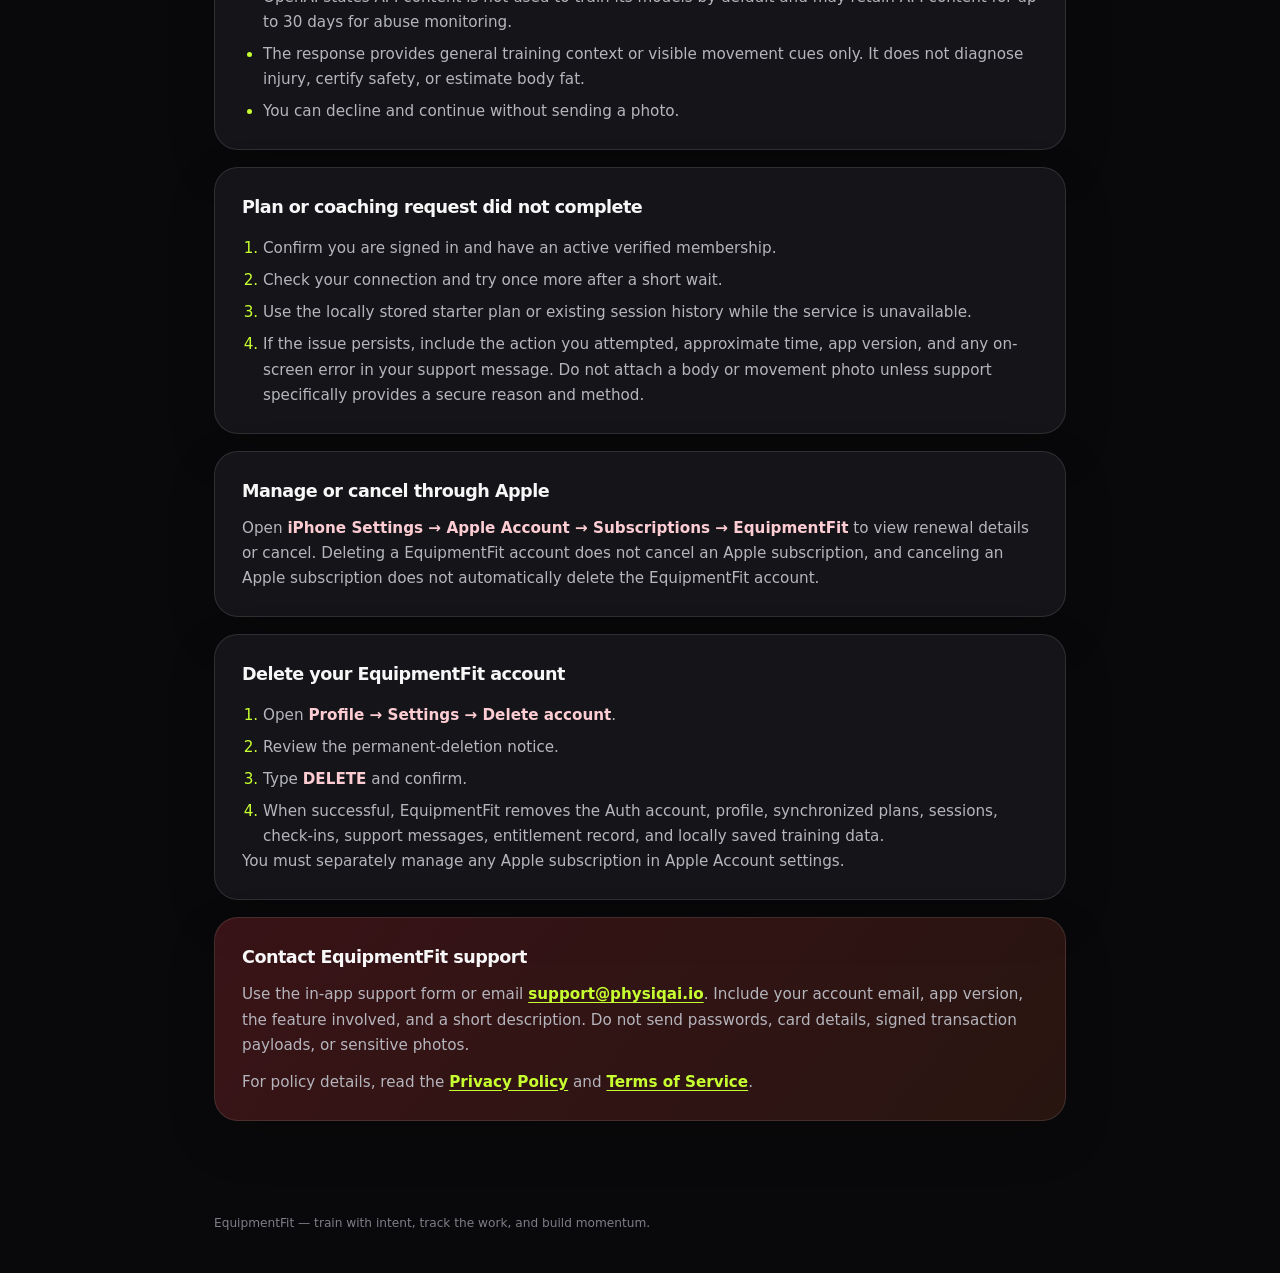
<file: support.html>
<!doctype html>
<html lang="en">
<head>
  <meta charset="utf-8">
  <meta name="viewport" content="width=device-width, initial-scale=1">
  <meta name="theme-color" content="#09090b">
  <meta name="description" content="EquipmentFit support for account access, Apple subscriptions, workout plans, optional AI photo features, and account deletion.">
  <link rel="canonical" href="https://www.physiqai.io/support">
  <title>Support | EquipmentFit</title>
  <style>
    :root { --bg:#09090b; --surface:rgba(24,24,27,.9); --text:#f7f7f8; --muted:#b5b5bd; --dim:#7e7e89; --line:rgba(255,255,255,.11); --red:#e63946; --orange:#ff6b35; --lime:#c7ff31; --radius:24px; }
    * { box-sizing:border-box; }
    html { background:var(--bg); }
    body { min-width:320px; margin:0; color:var(--text); background:radial-gradient(circle at 88% -8%,rgba(230,57,70,.26),transparent 29rem),radial-gradient(circle at 7% 38%,rgba(255,107,53,.10),transparent 24rem),var(--bg); font-family:Inter,ui-sans-serif,system-ui,-apple-system,BlinkMacSystemFont,"Segoe UI",sans-serif; line-height:1.65; }
    a { color:inherit; }
    .site-header { max-width:1160px; margin:0 auto; padding:22px 24px; }
    .header-inner { display:flex; align-items:center; justify-content:space-between; gap:18px; }
    .brand { display:inline-flex; align-items:center; gap:9px; color:var(--text); font-size:1.02rem; font-weight:950; letter-spacing:-.045em; text-decoration:none; }
    .brand-mark { display:grid; width:31px; height:31px; place-items:center; border-radius:10px; background:linear-gradient(135deg,var(--red),var(--orange)); box-shadow:0 8px 24px rgba(230,57,70,.34); }
    .brand-mark::before { width:12px; height:12px; border:3px solid #fff; border-radius:50%; content:""; }
    .brand em { color:var(--red); font-style:normal; }
    .header-link { padding:9px 13px; border:1px solid var(--line); border-radius:11px; color:var(--muted); font-size:.78rem; font-weight:850; text-decoration:none; }
    .header-link:hover,.header-link:focus-visible { border-color:rgba(199,255,49,.65); color:var(--lime); }
    main { max-width:900px; margin:0 auto; padding:54px 24px 92px; }
    .kicker { display:inline-flex; align-items:center; gap:8px; color:var(--lime); font-size:.73rem; font-weight:900; letter-spacing:.14em; text-transform:uppercase; }
    .kicker::before { width:22px; height:2px; background:currentColor; content:""; }
    h1 { max-width:720px; margin:13px 0 10px; font-size:clamp(2.8rem,8vw,5.3rem); font-weight:950; letter-spacing:-.085em; line-height:.9; }
    h1 span { color:var(--red); }
    .intro { max-width:740px; margin:35px 0 0; color:var(--muted); font-size:1.08rem; }
    .quick { display:flex; flex-wrap:wrap; gap:10px; margin-top:28px; }
    .quick a { padding:10px 13px; border:1px solid var(--line); border-radius:12px; color:var(--muted); text-decoration:none; font-size:.82rem; font-weight:800; background:rgba(255,255,255,.03); }
    .quick a:hover,.quick a:focus-visible { border-color:var(--lime); color:var(--lime); }
    .document { display:grid; gap:17px; margin-top:38px; }
    section { padding:25px 27px; border:1px solid var(--line); border-radius:var(--radius); background:var(--surface); box-shadow:0 18px 50px rgba(0,0,0,.16); }
    h2 { margin:0 0 10px; font-size:1.1rem; letter-spacing:-.03em; }
    p { margin:0; color:var(--muted); font-size:.95rem; }
    p+p { margin-top:12px; }
    ol,ul { display:grid; gap:7px; margin:14px 0 0; padding-left:21px; color:var(--muted); font-size:.95rem; }
    li::marker { color:var(--lime); }
    code { color:#fecdd3; font-family:inherit; font-weight:850; }
    .contact { background:linear-gradient(130deg,rgba(230,57,70,.22),rgba(255,107,53,.13)); }
    .contact a { color:var(--lime); font-weight:850; text-underline-offset:3px; }
    footer { max-width:900px; margin:0 auto; padding:0 24px 40px; color:var(--dim); font-size:.76rem; }
    @media (max-width:600px) { .site-header{padding:17px}.header-inner{align-items:flex-start}.header-link{padding:8px 10px}main{padding:36px 17px 62px}h1{font-size:clamp(2.55rem,14vw,4rem)}section{padding:21px 19px;border-radius:19px} }
  </style>
</head>
<body>
  <header class="site-header"><div class="header-inner"><a class="brand" href="/" aria-label="EquipmentFit home"><span class="brand-mark" aria-hidden="true"></span>CUSTOM <em>WORKOUT PLAN</em></a><a class="header-link" href="mailto:support@physiqai.io">Email support</a></div></header>
  <main>
    <span class="kicker">Support</span>
    <h1>Train with<br><span>a clear next step.</span></h1>
    <p class="intro">Find help with sign-in, Apple subscriptions, restoring access, workout data, optional photo processing, and account deletion. EquipmentFit provides general exercise education—not medical advice or a safety certification.</p>
    <nav class="quick" aria-label="Support topics"><a href="#membership">Membership</a><a href="#restore">Restore</a><a href="#photos">Photo processing</a><a href="#delete">Delete account</a><a href="#contact">Contact</a></nav>

    <div class="document">
      <section>
        <h2>Sign-in and account access</h2>
        <ul><li>Use the email and password associated with your EquipmentFit account.</li><li>If account creation asks for email confirmation, use the link delivered by Supabase Auth before signing in.</li><li>Membership is tied to both your Apple purchase and the signed-in EquipmentFit account used to verify it.</li><li>Never send a password, Apple ID password, payment-card number, or full purchase token to support.</li></ul>
      </section>

      <section id="membership">
        <h2>Free access and EquipmentFit Plus</h2>
        <p>New members can continue with a locally stored starter workout plan and core training log. An active, server-verified EquipmentFit Plus subscription unlocks AI-generated plans, optional photo-based training context, movement cues, and other premium coaching requests.</p>
        <p>Monthly and annual options are purchased through Apple. The exact price, billing period, and any introductory offer shown in the Apple purchase sheet control.</p>
      </section>

      <section id="restore">
        <h2>Restore an Apple subscription</h2>
        <ol><li>Sign in to the EquipmentFit account you want linked to the subscription.</li><li>Open <code>Profile → Settings → Restore purchases</code>.</li><li>Use the same Apple ID that originally purchased the subscription.</li><li>EquipmentFit sends Apple’s signed transaction to its backend for verification before access is restored.</li></ol>
        <p>If Apple finds no active purchase, check <code>iPhone Settings → Apple Account → Subscriptions</code>. Restoring does not create a charge.</p>
      </section>

      <section id="photos">
        <h2>Optional photo processing</h2>
        <p>Body-context and movement photos are optional Plus features. Choosing a photo does not upload it. The app shows a separate confirmation immediately before a selected image is sent through the EquipmentFit backend to OpenAI.</p>
        <ul><li>EquipmentFit does not store the submitted photo in its Supabase training database.</li><li>OpenAI states API content is not used to train its models by default and may retain API content for up to 30 days for abuse monitoring.</li><li>The response provides general training context or visible movement cues only. It does not diagnose injury, certify safety, or estimate body fat.</li><li>You can decline and continue without sending a photo.</li></ul>
      </section>

      <section>
        <h2>Plan or coaching request did not complete</h2>
        <ol><li>Confirm you are signed in and have an active verified membership.</li><li>Check your connection and try once more after a short wait.</li><li>Use the locally stored starter plan or existing session history while the service is unavailable.</li><li>If the issue persists, include the action you attempted, approximate time, app version, and any on-screen error in your support message. Do not attach a body or movement photo unless support specifically provides a secure reason and method.</li></ol>
      </section>

      <section>
        <h2>Manage or cancel through Apple</h2>
        <p>Open <code>iPhone Settings → Apple Account → Subscriptions → EquipmentFit</code> to view renewal details or cancel. Deleting a EquipmentFit account does not cancel an Apple subscription, and canceling an Apple subscription does not automatically delete the EquipmentFit account.</p>
      </section>

      <section id="delete">
        <h2>Delete your EquipmentFit account</h2>
        <ol><li>Open <code>Profile → Settings → Delete account</code>.</li><li>Review the permanent-deletion notice.</li><li>Type <code>DELETE</code> and confirm.</li><li>When successful, EquipmentFit removes the Auth account, profile, synchronized plans, sessions, check-ins, support messages, entitlement record, and locally saved training data.</li></ol>
        <p>You must separately manage any Apple subscription in Apple Account settings.</p>
      </section>

      <section id="contact" class="contact">
        <h2>Contact EquipmentFit support</h2>
        <p>Use the in-app support form or email <a href="mailto:support@physiqai.io">support@physiqai.io</a>. Include your account email, app version, the feature involved, and a short description. Do not send passwords, card details, signed transaction payloads, or sensitive photos.</p>
        <p>For policy details, read the <a href="/privacy">Privacy Policy</a> and <a href="/terms">Terms of Service</a>.</p>
      </section>
    </div>
  </main>
  <footer>EquipmentFit — train with intent, track the work, and build momentum.</footer>
</body>
</html>
</file>
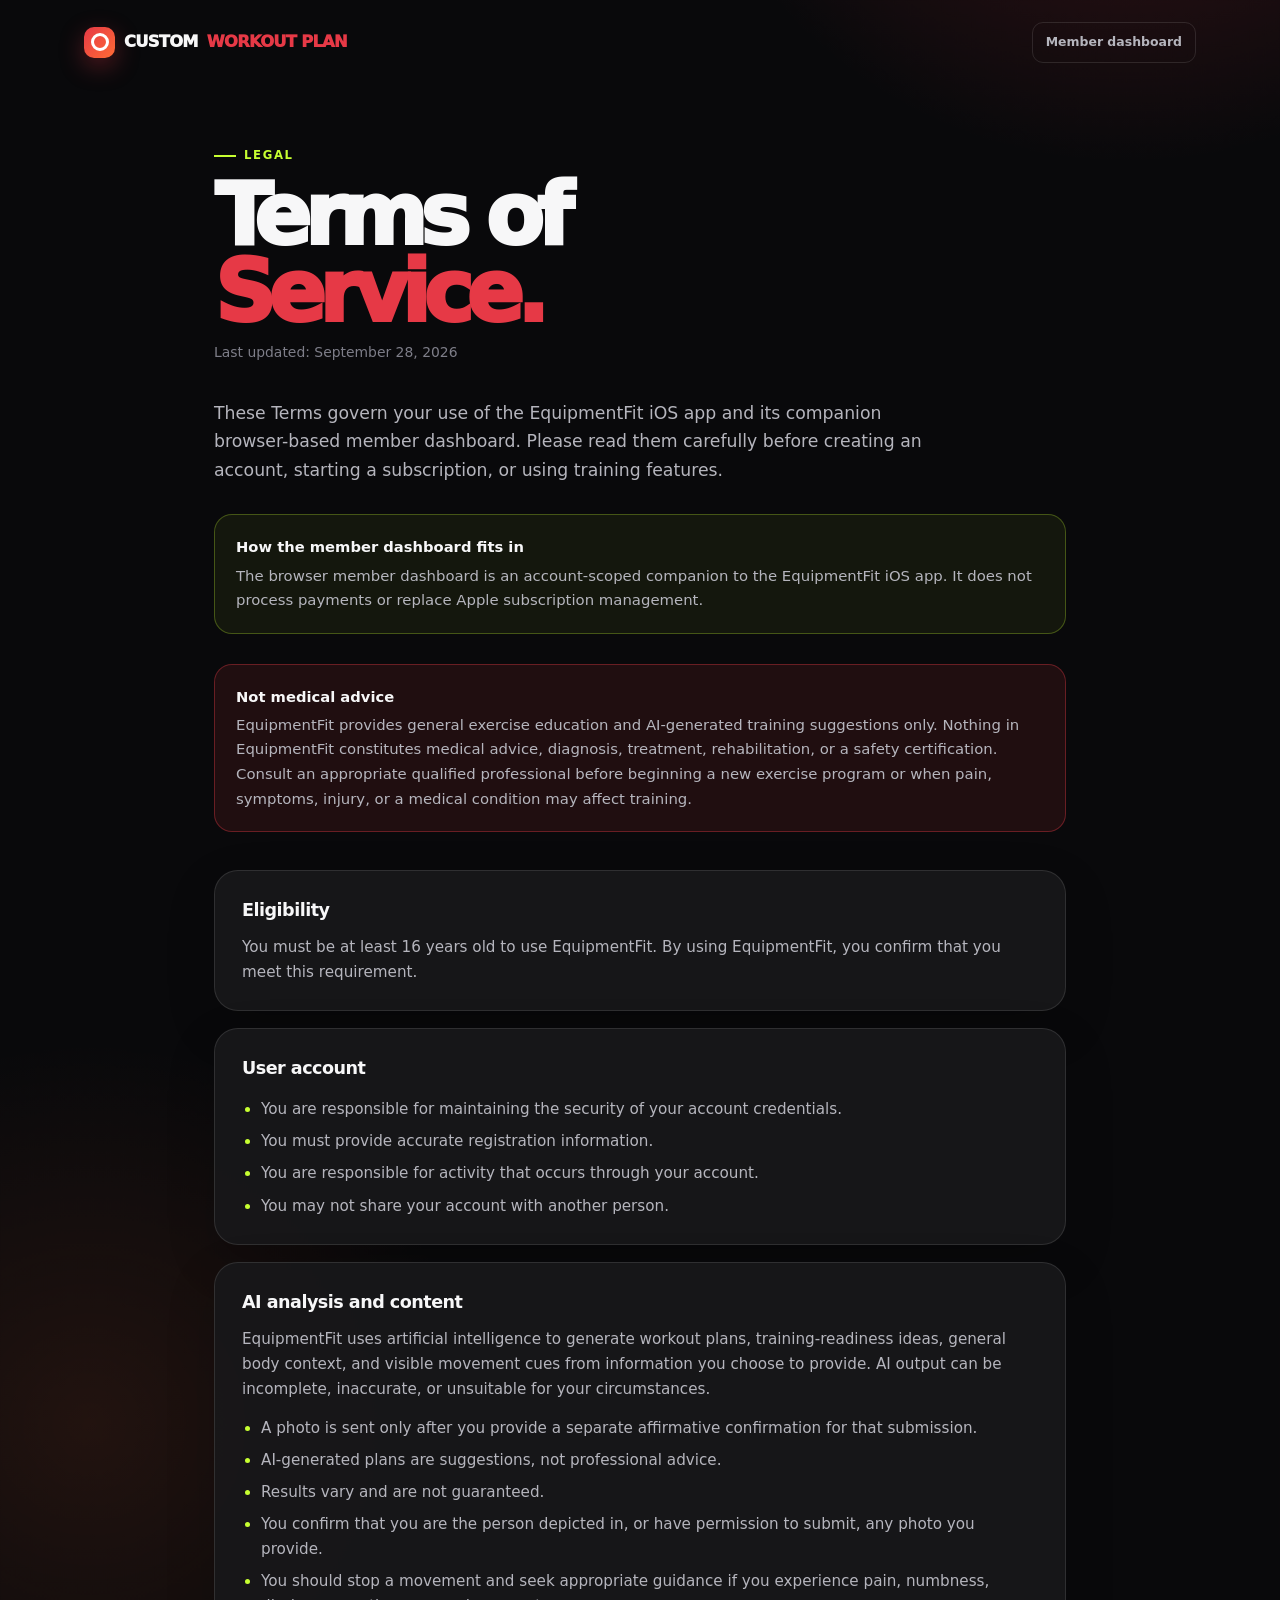
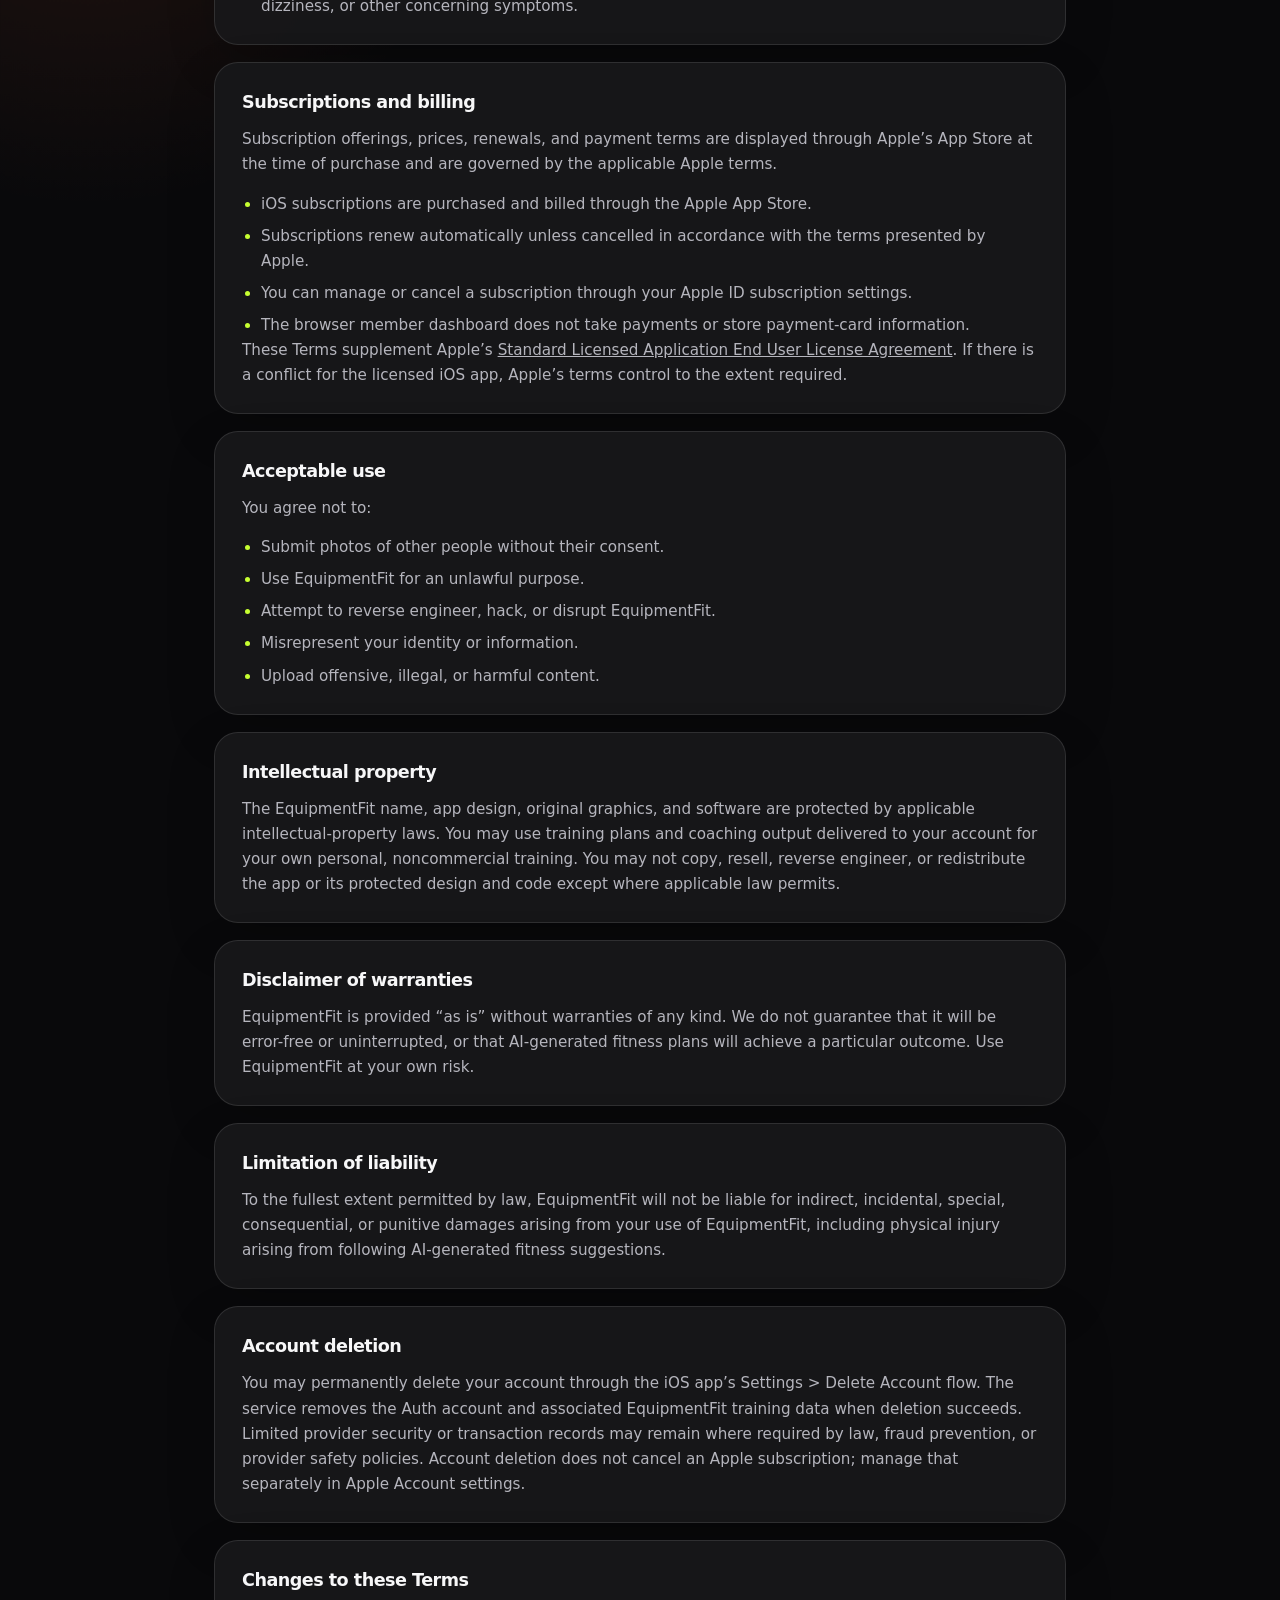
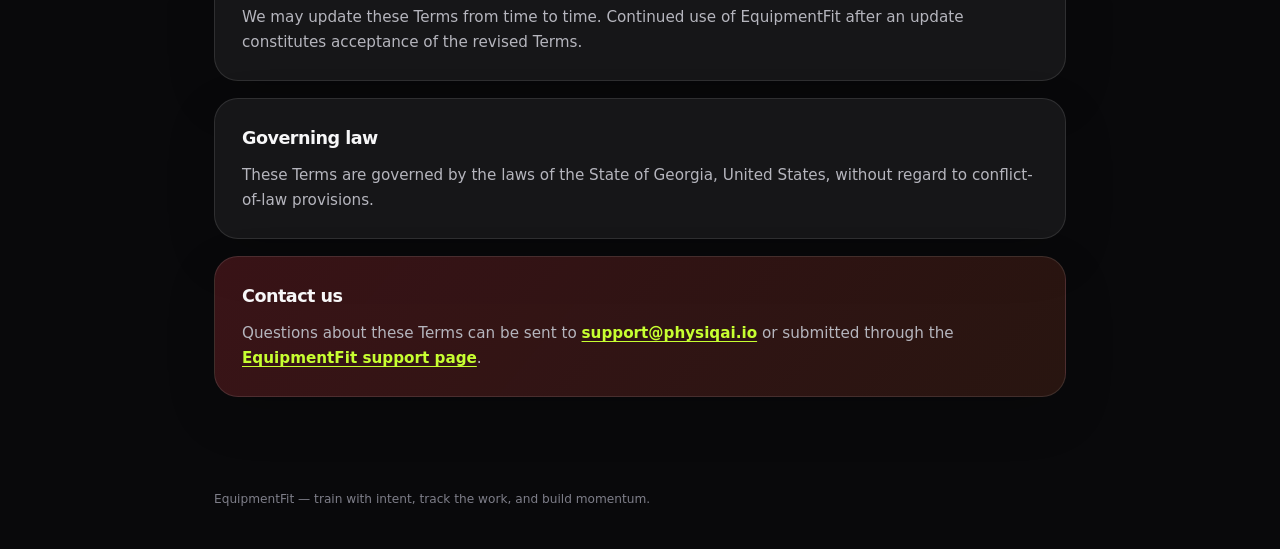
<file: terms.html>
<!doctype html>
<html lang="en">
<head>
  <meta charset="utf-8">
  <meta name="viewport" content="width=device-width, initial-scale=1">
  <meta name="theme-color" content="#09090b">
  <meta name="description" content="EquipmentFit Terms of Service for the iOS app and companion member dashboard.">
  <title>Terms of Service | EquipmentFit</title>
  <style>
    :root {
      --bg: #09090b;
      --surface: rgba(24, 24, 27, .88);
      --surface-strong: #1c1c20;
      --text: #f7f7f8;
      --muted: #b5b5bd;
      --dim: #7e7e89;
      --line: rgba(255, 255, 255, .11);
      --red: #e63946;
      --orange: #ff6b35;
      --lime: #c7ff31;
      --radius: 24px;
    }

    * { box-sizing: border-box; }
    html { background: var(--bg); }
    body {
      min-width: 320px;
      margin: 0;
      color: var(--text);
      background:
        radial-gradient(circle at 88% -8%, rgba(230, 57, 70, .26), transparent 29rem),
        radial-gradient(circle at 7% 38%, rgba(255, 107, 53, .10), transparent 24rem),
        var(--bg);
      font-family: Inter, ui-sans-serif, system-ui, -apple-system, BlinkMacSystemFont, "Segoe UI", sans-serif;
      line-height: 1.65;
    }

    a { color: inherit; }
    .site-header { max-width: 1160px; margin: 0 auto; padding: 22px 24px; }
    .header-inner { display: flex; align-items: center; justify-content: space-between; gap: 18px; }
    .brand { display: inline-flex; align-items: center; gap: 9px; color: var(--text); font-size: 1.02rem; font-weight: 950; letter-spacing: -.045em; text-decoration: none; }
    .brand-mark { display: grid; width: 31px; height: 31px; place-items: center; border-radius: 10px; background: linear-gradient(135deg, var(--red), var(--orange)); box-shadow: 0 8px 24px rgba(230, 57, 70, .34); }
    .brand-mark::before { width: 12px; height: 12px; border: 3px solid #fff; border-radius: 50%; content: ""; }
    .brand em { color: var(--red); font-style: normal; }
    .header-link { padding: 9px 13px; border: 1px solid var(--line); border-radius: 11px; color: var(--muted); font-size: .78rem; font-weight: 850; text-decoration: none; }
    .header-link:hover, .header-link:focus-visible { border-color: rgba(199, 255, 49, .65); color: var(--lime); }

    main { max-width: 900px; margin: 0 auto; padding: 54px 24px 92px; }
    .kicker { display: inline-flex; align-items: center; gap: 8px; color: var(--lime); font-size: .73rem; font-weight: 900; letter-spacing: .14em; text-transform: uppercase; }
    .kicker::before { width: 22px; height: 2px; background: currentColor; content: ""; }
    h1 { max-width: 700px; margin: 13px 0 10px; font-size: clamp(2.8rem, 8vw, 5.3rem); font-weight: 950; letter-spacing: -.085em; line-height: .9; }
    h1 span { color: var(--red); }
    .updated { margin: 0; color: var(--dim); font-size: .87rem; }
    .intro { max-width: 720px; margin: 35px 0 0; color: var(--muted); font-size: 1.08rem; }

    .companion-callout, .medical-callout { margin: 30px 0; border-radius: 18px; padding: 20px 21px; }
    .companion-callout { border: 1px solid rgba(199, 255, 49, .27); background: rgba(199, 255, 49, .06); }
    .medical-callout { border: 1px solid rgba(230, 57, 70, .37); background: rgba(230, 57, 70, .10); }
    .companion-callout strong, .medical-callout strong { display: block; margin-bottom: 4px; color: var(--text); font-size: .92rem; }
    .companion-callout p, .medical-callout p { margin: 0; color: var(--muted); font-size: .93rem; }

    .document { display: grid; gap: 17px; margin-top: 38px; }
    section { padding: 25px 27px; border: 1px solid var(--line); border-radius: var(--radius); background: var(--surface); box-shadow: 0 18px 50px rgba(0, 0, 0, .16); }
    h2 { margin: 0 0 10px; font-size: 1.1rem; letter-spacing: -.03em; }
    p { margin: 0; color: var(--muted); font-size: .95rem; }
    p + p { margin-top: 12px; }
    ul { display: grid; gap: 7px; margin: 14px 0 0; padding-left: 19px; color: var(--muted); font-size: .95rem; }
    li::marker { color: var(--lime); }
    .contact { background: linear-gradient(130deg, rgba(230, 57, 70, .22), rgba(255, 107, 53, .13)); }
    .contact a { color: var(--lime); font-weight: 800; text-underline-offset: 3px; }
    footer { max-width: 900px; margin: 0 auto; padding: 0 24px 40px; color: var(--dim); font-size: .76rem; }

    @media (max-width: 600px) {
      .site-header { padding: 17px 17px; }
      main { padding: 36px 17px 62px; }
      h1 { font-size: clamp(2.55rem, 14vw, 4rem); }
      section { padding: 21px 19px; border-radius: 19px; }
      .header-link { padding: 8px 10px; }
    }
  </style>
</head>
<body>
  <header class="site-header">
    <div class="header-inner">
      <a class="brand" href="/" aria-label="EquipmentFit home"><span class="brand-mark" aria-hidden="true"></span>CUSTOM <em>WORKOUT PLAN</em></a>
      <a class="header-link" href="/member">Member dashboard</a>
    </div>
  </header>

  <main>
    <span class="kicker">Legal</span>
    <h1>Terms of<br><span>Service.</span></h1>
    <p class="updated">Last updated: September 28, 2026</p>
    <p class="intro">These Terms govern your use of the EquipmentFit iOS app and its companion browser-based member dashboard. Please read them carefully before creating an account, starting a subscription, or using training features.</p>

    <aside class="companion-callout">
      <strong>How the member dashboard fits in</strong>
      <p>The browser member dashboard is an account-scoped companion to the EquipmentFit iOS app. It does not process payments or replace Apple subscription management.</p>
    </aside>

    <aside class="medical-callout">
      <strong>Not medical advice</strong>
      <p>EquipmentFit provides general exercise education and AI-generated training suggestions only. Nothing in EquipmentFit constitutes medical advice, diagnosis, treatment, rehabilitation, or a safety certification. Consult an appropriate qualified professional before beginning a new exercise program or when pain, symptoms, injury, or a medical condition may affect training.</p>
    </aside>

    <div class="document">
      <section>
        <h2>Eligibility</h2>
        <p>You must be at least 16 years old to use EquipmentFit. By using EquipmentFit, you confirm that you meet this requirement.</p>
      </section>

      <section>
        <h2>User account</h2>
        <ul>
          <li>You are responsible for maintaining the security of your account credentials.</li>
          <li>You must provide accurate registration information.</li>
          <li>You are responsible for activity that occurs through your account.</li>
          <li>You may not share your account with another person.</li>
        </ul>
      </section>

      <section>
        <h2>AI analysis and content</h2>
        <p>EquipmentFit uses artificial intelligence to generate workout plans, training-readiness ideas, general body context, and visible movement cues from information you choose to provide. AI output can be incomplete, inaccurate, or unsuitable for your circumstances.</p>
        <ul>
          <li>A photo is sent only after you provide a separate affirmative confirmation for that submission.</li>
          <li>AI-generated plans are suggestions, not professional advice.</li>
          <li>Results vary and are not guaranteed.</li>
          <li>You confirm that you are the person depicted in, or have permission to submit, any photo you provide.</li>
          <li>You should stop a movement and seek appropriate guidance if you experience pain, numbness, dizziness, or other concerning symptoms.</li>
        </ul>
      </section>

      <section>
        <h2>Subscriptions and billing</h2>
        <p>Subscription offerings, prices, renewals, and payment terms are displayed through Apple’s App Store at the time of purchase and are governed by the applicable Apple terms.</p>
        <ul>
          <li>iOS subscriptions are purchased and billed through the Apple App Store.</li>
          <li>Subscriptions renew automatically unless cancelled in accordance with the terms presented by Apple.</li>
          <li>You can manage or cancel a subscription through your Apple ID subscription settings.</li>
          <li>The browser member dashboard does not take payments or store payment-card information.</li>
        </ul>
        <p>These Terms supplement Apple’s <a href="https://www.apple.com/legal/internet-services/itunes/dev/stdeula/">Standard Licensed Application End User License Agreement</a>. If there is a conflict for the licensed iOS app, Apple’s terms control to the extent required.</p>
      </section>

      <section>
        <h2>Acceptable use</h2>
        <p>You agree not to:</p>
        <ul>
          <li>Submit photos of other people without their consent.</li>
          <li>Use EquipmentFit for an unlawful purpose.</li>
          <li>Attempt to reverse engineer, hack, or disrupt EquipmentFit.</li>
          <li>Misrepresent your identity or information.</li>
          <li>Upload offensive, illegal, or harmful content.</li>
        </ul>
      </section>

      <section>
        <h2>Intellectual property</h2>
        <p>The EquipmentFit name, app design, original graphics, and software are protected by applicable intellectual-property laws. You may use training plans and coaching output delivered to your account for your own personal, noncommercial training. You may not copy, resell, reverse engineer, or redistribute the app or its protected design and code except where applicable law permits.</p>
      </section>

      <section>
        <h2>Disclaimer of warranties</h2>
        <p>EquipmentFit is provided “as is” without warranties of any kind. We do not guarantee that it will be error-free or uninterrupted, or that AI-generated fitness plans will achieve a particular outcome. Use EquipmentFit at your own risk.</p>
      </section>

      <section>
        <h2>Limitation of liability</h2>
        <p>To the fullest extent permitted by law, EquipmentFit will not be liable for indirect, incidental, special, consequential, or punitive damages arising from your use of EquipmentFit, including physical injury arising from following AI-generated fitness suggestions.</p>
      </section>

      <section>
        <h2>Account deletion</h2>
        <p>You may permanently delete your account through the iOS app’s Settings &gt; Delete Account flow. The service removes the Auth account and associated EquipmentFit training data when deletion succeeds. Limited provider security or transaction records may remain where required by law, fraud prevention, or provider safety policies. Account deletion does not cancel an Apple subscription; manage that separately in Apple Account settings.</p>
      </section>

      <section>
        <h2>Changes to these Terms</h2>
        <p>We may update these Terms from time to time. Continued use of EquipmentFit after an update constitutes acceptance of the revised Terms.</p>
      </section>

      <section>
        <h2>Governing law</h2>
        <p>These Terms are governed by the laws of the State of Georgia, United States, without regard to conflict-of-law provisions.</p>
      </section>

      <section class="contact">
        <h2>Contact us</h2>
        <p>Questions about these Terms can be sent to <a href="mailto:support@physiqai.io">support@physiqai.io</a> or submitted through the <a href="/support">EquipmentFit support page</a>.</p>
      </section>
    </div>
  </main>

  <footer>EquipmentFit — train with intent, track the work, and build momentum.</footer>
</body>
</html>
</file>
